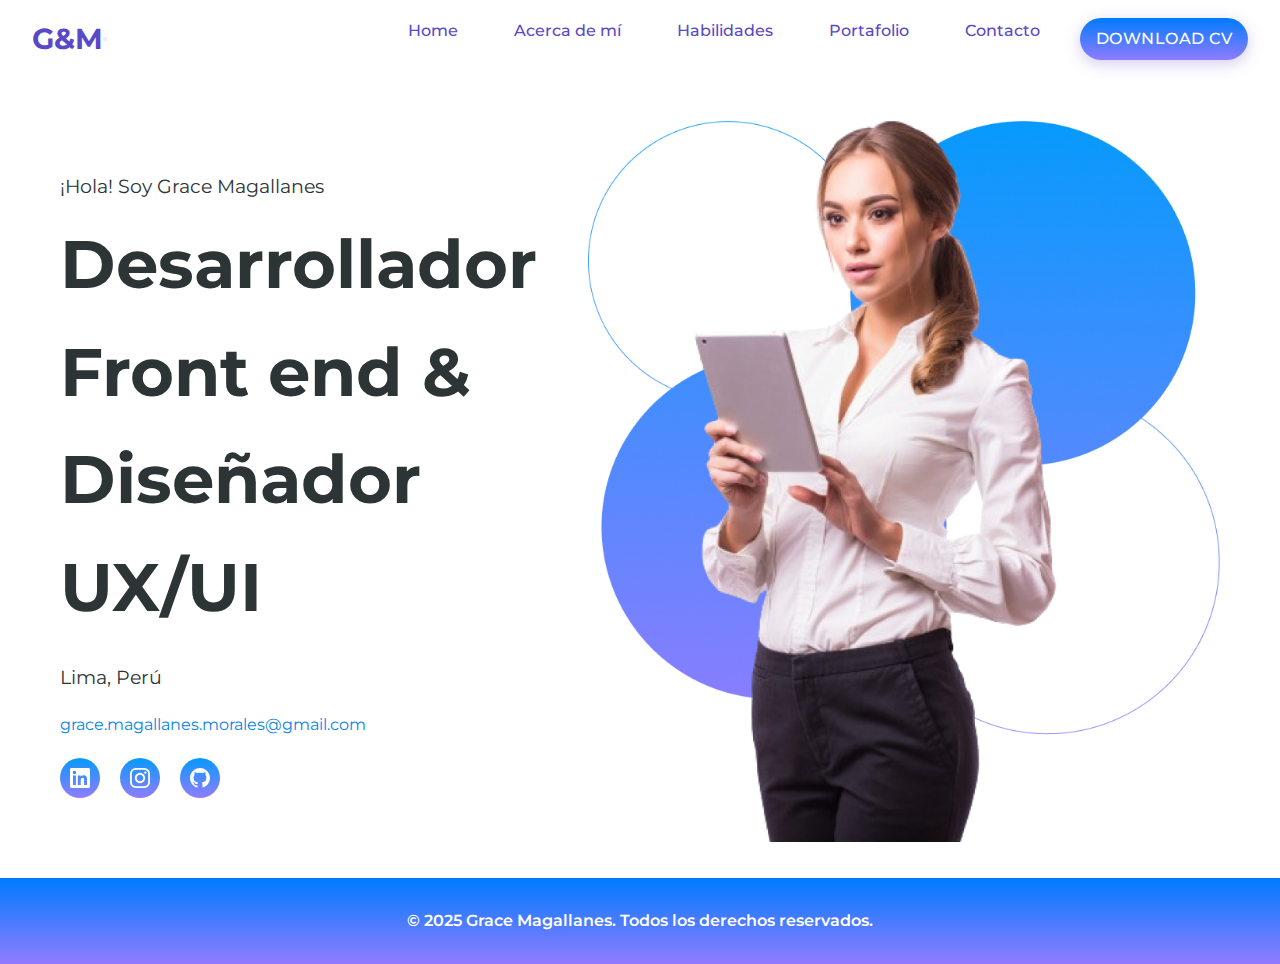
<file: index.html>
<!DOCTYPE html>
<html lang="es">
<head>
    <meta charset="UTF-8">
    <meta name="viewport" content="width=device-width, initial-scale=1.0">
    <title>Portafolio Grace Magallanes</title>
    <meta name="description" content="Portafolio profesional de Grace Magallanes">
    <meta name="keywords" content="Frontend, UX/UI, Diseño Web">
    <link rel="stylesheet" href="CSS/style.css">
    <link rel="preconnect" href="https://fonts.googleapis.com">
<link rel="preconnect" href="https://fonts.gstatic.com" crossorigin>
<link href="https://fonts.googleapis.com/css2?family=Montserrat:ital,wght@0,100..900;1,100..900&display=swap" rel="stylesheet">
</head>
<body>
    <!-- Header con Navbar -->
    <header>
        <nav class="navbar">
            <button class="hamburger-btn" aria-label="Menú">
                <span class="hamburger-icon"></span>
            </button>
            <div class="logo">G&M</div>
            <ul class="menu">
                <li><a href="#" class="active">Home</a></li>
                <li><a href="PAGES/Acercademi.html">Acerca de mí</a></li>
                <li><a href="PAGES/habilidades.html">Habilidades</a></li>
                <li><a href="PAGES/portafolio.html">Portafolio</a></li>
                <li><a href="PAGES/contacto.html">Contacto</a></li>
                <li><a href="" class="btn-cv">Download CV</a></li>
            </ul>
        </nav>
    </header>

    <!-- Sección Hero -->
    <section class="hero">
        <div class="hero-text">
            <p>¡Hola! Soy Grace Magallanes</p>
            <h1>Desarrollador Front end & Diseñador UX/UI</h1>
            <p>Lima, Perú</p>
            <a href="mailto:grace.magallanes.morales@gmail.com" class="contact-info">grace.magallanes.morales@gmail.com</a>
            
            <div class="social-icons">
                <a href="https://www.linkedin.com/in/grace-magallanes-morales-27a620215/" target="_blank"><img src="ICONS/Linkedin.svg" alt="LinkedIn"></a>
                <a href="#"><img src="ICONS/Instagram.svg" alt="Instagram" target="_blank"></a>
                <a href="#"><img src="ICONS/Github.svg" alt="Github" target="_blank"></a>
            </div>
        </div>
        
        <div class="hero-image">
            <img src="IMAGENES/figuraReferencial.png" alt="Grace Magallanes">
        </div> 
    </section>

    <!-- Footer -->
    <footer>
        <p>© 2025 Grace Magallanes. Todos los derechos reservados.</p>
    </footer>

    <script>
        document.addEventListener('DOMContentLoaded', function() {
            const hamburgerBtn = document.querySelector('.hamburger-btn');
            const menu = document.querySelector('.menu');

            hamburgerBtn.addEventListener('click', function() {
                this.classList.toggle('active');
                menu.classList.toggle('active');
            });
        });
    </script>
</body>
</html>
</file>
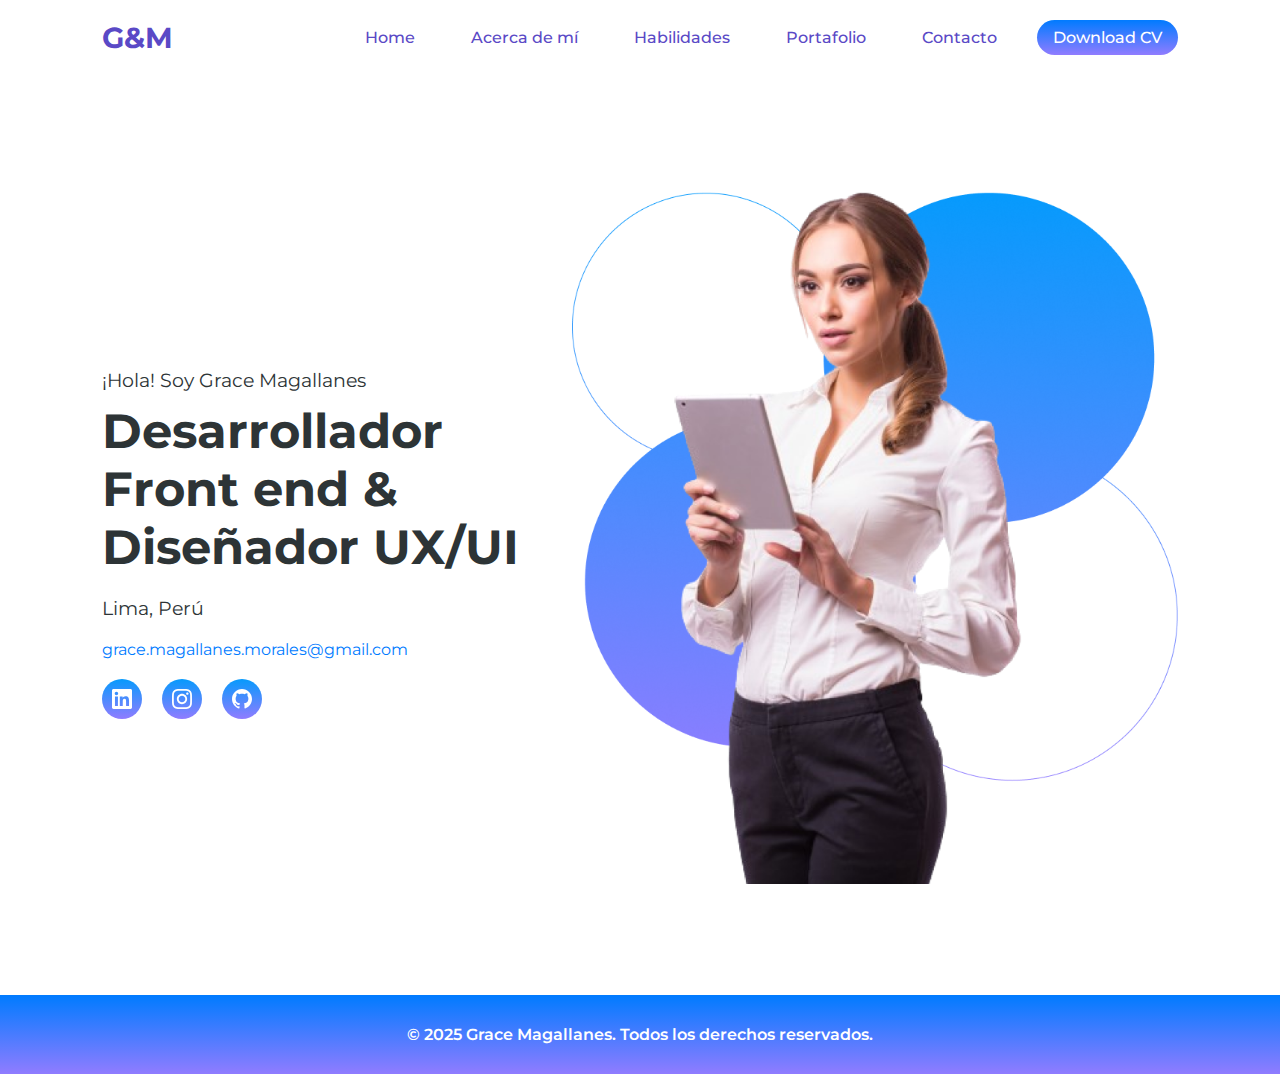
<file: PROYECTO FINAL/index.html>
<!DOCTYPE html>
<html lang="es">
<head>
    <meta charset="UTF-8">
    <meta name="viewport" content="width=device-width, initial-scale=1.0">
    <title>Portafolio Grace Magallanes</title>
    <meta name="description" content="Portafolio profesional de Grace Magallanes">
    <meta name="keywords" content="Frontend, UX/UI, Diseño Web">
    <link rel="stylesheet" href="CSS/style.css">
    <link rel="preconnect" href="https://fonts.googleapis.com">
<link rel="preconnect" href="https://fonts.gstatic.com" crossorigin>
<link href="https://fonts.googleapis.com/css2?family=Montserrat:ital,wght@0,100..900;1,100..900&display=swap" rel="stylesheet">
</head>
<body>
    <!-- Header con Navbar -->
    <header>
        <nav class="navbar">
            <button class="hamburger-btn" aria-label="Menú">
                <span class="hamburger-icon"></span>
            </button>
            <div class="logo">G&M</div>
            <ul class="menu">
                <li><a href="#" class="active">Home</a></li>
                <li><a href="PAGES/Acercademi.html">Acerca de mí</a></li>
                <li><a href="PAGES/habilidades.html">Habilidades</a></li>
                <li><a href="PAGES/portafolio.html">Portafolio</a></li>
                <li><a href="PAGES/contacto.html">Contacto</a></li>
                <li><a href="" class="btn-cv">Download CV</a></li>
            </ul>
        </nav>
    </header>

    <!-- Sección Hero -->
    <section class="hero">
        <div class="hero-text">
            <p>¡Hola! Soy Grace Magallanes</p>
            <h1>Desarrollador Front end & Diseñador UX/UI</h1>
            <p>Lima, Perú</p>
            <a href="mailto:grace.magallanes.morales@gmail.com" class="contact-info">grace.magallanes.morales@gmail.com</a>
            
            <div class="social-icons">
                <a href="https://www.linkedin.com/in/grace-magallanes-morales-27a620215/" target="_blank"><img src="ICONS/Linkedin.svg" alt="LinkedIn"></a>
                <a href="#"><img src="ICONS/Instagram.svg" alt="Instagram" target="_blank"></a>
                <a href="#"><img src="ICONS/Github.svg" alt="Github" target="_blank"></a>
            </div>
        </div>
        
        <div class="hero-image">
            <img src="IMAGENES/figuraReferencial.png" alt="Grace Magallanes">
        </div> 
    </section>

    <!-- Footer -->
    <footer>
        <p>© 2025 Grace Magallanes. Todos los derechos reservados.</p>
    </footer>

    <script>
        document.addEventListener('DOMContentLoaded', function() {
            const hamburgerBtn = document.querySelector('.hamburger-btn');
            const menu = document.querySelector('.menu');

            hamburgerBtn.addEventListener('click', function() {
                this.classList.toggle('active');
                menu.classList.toggle('active');
            });
        });
    </script>
</body>
</html>
</file>
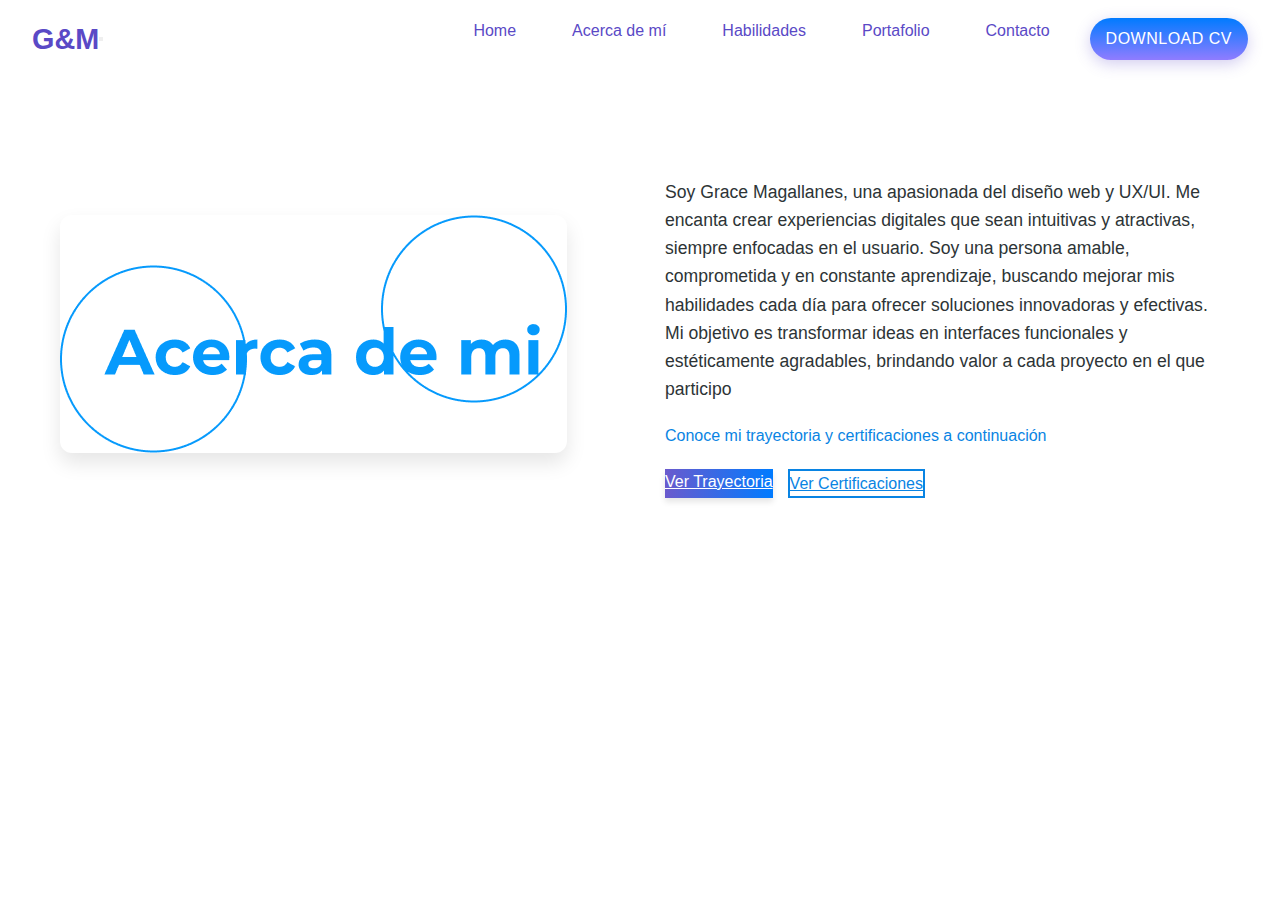
<file: PAGES/Acercademi.html>
<!DOCTYPE html>
<html lang="es">
<head>
    <meta charset="UTF-8">
    <meta name="viewport" content="width=device-width, initial-scale=1.0">
    <title>Portafolio Grace Magallanes</title>
    <meta name="description" content="Portafolio profesional">
    <meta name="keywords" content="HTML, CSS, JavaScript">
    <link rel="stylesheet" href="../CSS/style.css">
</head>
<body>
    <!--Estructura n°1-->
    <header>
        <nav class="navbar">
            <button class="hamburger-btn" aria-label="Menú">
                <span class="hamburger-icon"></span>
            </button>
            <div class="logo">G&M</div>
            <ul class="menu">
                <li><a href="../index.html" class="active">Home</a></li>
                <li><a href="Acercademi.html">Acerca de mí</a></li>
                <li><a href="habilidades.html">Habilidades</a></li>
                <li><a href="portafolio.html">Portafolio</a></li>
                <li><a href="contacto.html">Contacto</a></li>
                <li><a href="" class="btn-cv">Download CV</a></li>
            </ul>
        </nav>
    </header>

    <!--Estructura n°2-->
    <section class="about">
        <div class="about-image">
            <img src="../IMAGENES/about.png" alt="Acerca de mí">
        </div>

        <div class="about-text">
            <p>
                Soy Grace Magallanes, una apasionada del diseño web y UX/UI. Me encanta crear experiencias digitales que sean intuitivas y atractivas, siempre enfocadas en el usuario. Soy una persona amable, comprometida y en constante aprendizaje, buscando mejorar mis habilidades cada día para ofrecer soluciones innovadoras y efectivas. Mi objetivo es transformar ideas en interfaces funcionales y estéticamente agradables, brindando valor a cada proyecto en el que participo
            </p>

            <a href="#" class="about-link">Conoce mi trayectoria y certificaciones a continuación</a>

            <div class="about-buttons">
                <a href="#" class="btn-primary">Ver Trayectoria</a>
                <a href="#" class="btn-secondary">Ver Certificaciones</a>
            </div>
        </div>
    </section>
    <script>
        document.addEventListener('DOMContentLoaded', function() {
            const hamburgerBtn = document.querySelector('.hamburger-btn');
            const menu = document.querySelector('.menu');

            hamburgerBtn.addEventListener('click', function() {
                this.classList.toggle('active');
                menu.classList.toggle('active');
            });
        });
    </script>
</body>
</html>
</file>
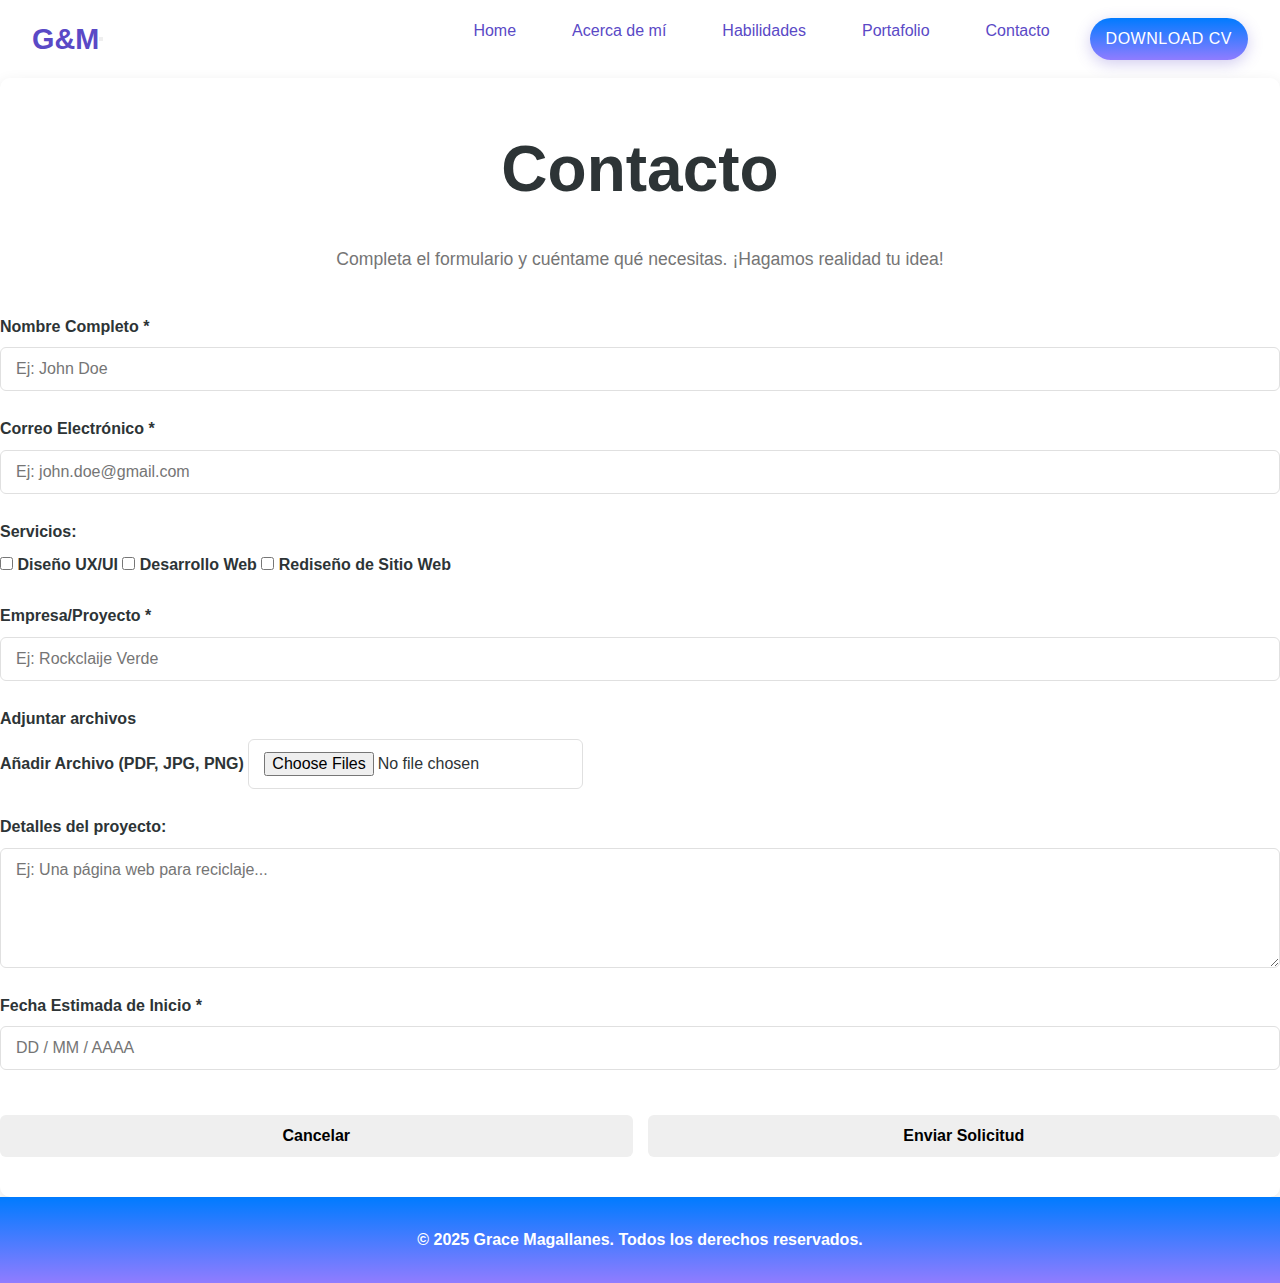
<file: PAGES/contacto.html>
<!DOCTYPE html>
<html lang="es">
<head>
    <meta charset="UTF-8">
    <meta name="viewport" content="width=device-width, initial-scale=1.0">
    <title>Portafolio Grace Magallanes</title>
    <meta name="description" content="Portafolio profesional">
    <meta name="keywords" content="HTML, CSS, JavaScript">
    <link rel="stylesheet" href="../CSS/style.css">
</head>
<body>
    <!--Estructura n°1-->
    <header>
        <nav class="navbar">
            <button class="hamburger-btn" aria-label="Menú">
                <span class="hamburger-icon"></span>
            </button>
            <div class="logo">G&M</div>
            <ul class="menu">
                <li><a href="../index.html" class="active">Home</a></li>
                <li><a href="Acercademi.html">Acerca de mí</a></li>
                <li><a href="habilidades.html">Habilidades</a></li>
                <li><a href="portafolio.html">Portafolio</a></li>
                <li><a href="contacto.html">Contacto</a></li>
                <li><a href="" class="btn-cv">Download CV</a></li>
            </ul>
        </nav>
    </header>
    <!--Estructura n°2-->
    <section class="contact-section">
        <div class="container1">
            <h1 class="por">Contacto</h1>
            <p class="section-subtitle">Completa el formulario y cuéntame qué necesitas. ¡Hagamos realidad tu idea!</p>
            
            <form class="contact-form">
                <!-- Campo Nombre -->
                <div class="form-group">
                    <label for="name">Nombre Completo <span class="required">*</span></label>
                    <input type="text" id="name" placeholder="Ej: John Doe" required>
                </div>
                
                <!-- Campo Email -->
                <div class="form-group">
                    <label for="email">Correo Electrónico <span class="required">*</span></label>
                    <input type="email" id="email" placeholder="Ej: john.doe@gmail.com" required>
                </div>
                
                <!-- Checkbox Servicios -->
                <div class="form-group">
                    <label>Servicios:</label>
                    <div class="checkbox-group">
                        <label class="checkbox-label">
                            <input type="checkbox" name="services" value="ux-ui">
                            <span class="checkmark"></span>
                            Diseño UX/UI
                        </label>
                        <label class="checkbox-label">
                            <input type="checkbox" name="services" value="web-dev">
                            <span class="checkmark"></span>
                            Desarrollo Web
                        </label>
                        <label class="checkbox-label">
                            <input type="checkbox" name="services" value="redesign">
                            <span class="checkmark"></span>
                            Rediseño de Sitio Web
                        </label>
                    </div>
                </div>
                
                <!-- Campo Empresa -->
                <div class="form-group">
                    <label for="company">Empresa/Proyecto <span class="required">*</span></label>
                    <input type="text" id="company" placeholder="Ej: Rockclaije Verde">
                </div>
                
                <!-- Adjuntar archivos -->
                <div class="form-group file-upload">
                    <label>Adjuntar archivos</label>
                    <label for="file" class="file-input-label">
                        <i class="fas fa-paperclip"></i> Añadir Archivo (PDF, JPG, PNG)
                        <input type="file" id="file" accept=".pdf,.jpg,.png" multiple>
                    </label>
                </div>
                
                <!-- Campo Detalles -->
                <div class="form-group">
                    <label for="details">Detalles del proyecto:</label>
                    <textarea id="details" placeholder="Ej: Una página web para reciclaje..."></textarea>
                </div>
                
                <!-- Campo Fecha -->
                <div class="form-group">
                    <label for="date">Fecha Estimada de Inicio <span class="required">*</span></label>
                    <input type="text" id="date" placeholder="DD / MM / AAAA" onfocus="(this.type='date')">
                </div>
                
                <!-- Botones -->
                <div class="form-buttons">
                    <button type="button" class="btn cancel-btn">Cancelar</button>
                    <button type="submit" class="btn submit-btn">Enviar Solicitud</button>
                </div>
            </form>
        </div>
    </section>
    <footer>
        <p>© 2025 Grace Magallanes. Todos los derechos reservados.</p>
    </footer>
    <script>
        document.addEventListener('DOMContentLoaded', function() {
            const hamburgerBtn = document.querySelector('.hamburger-btn');
            const menu = document.querySelector('.menu');

            hamburgerBtn.addEventListener('click', function() {
                this.classList.toggle('active');
                menu.classList.toggle('active');
            });
        });
    </script>
</body>
</html>
</file>
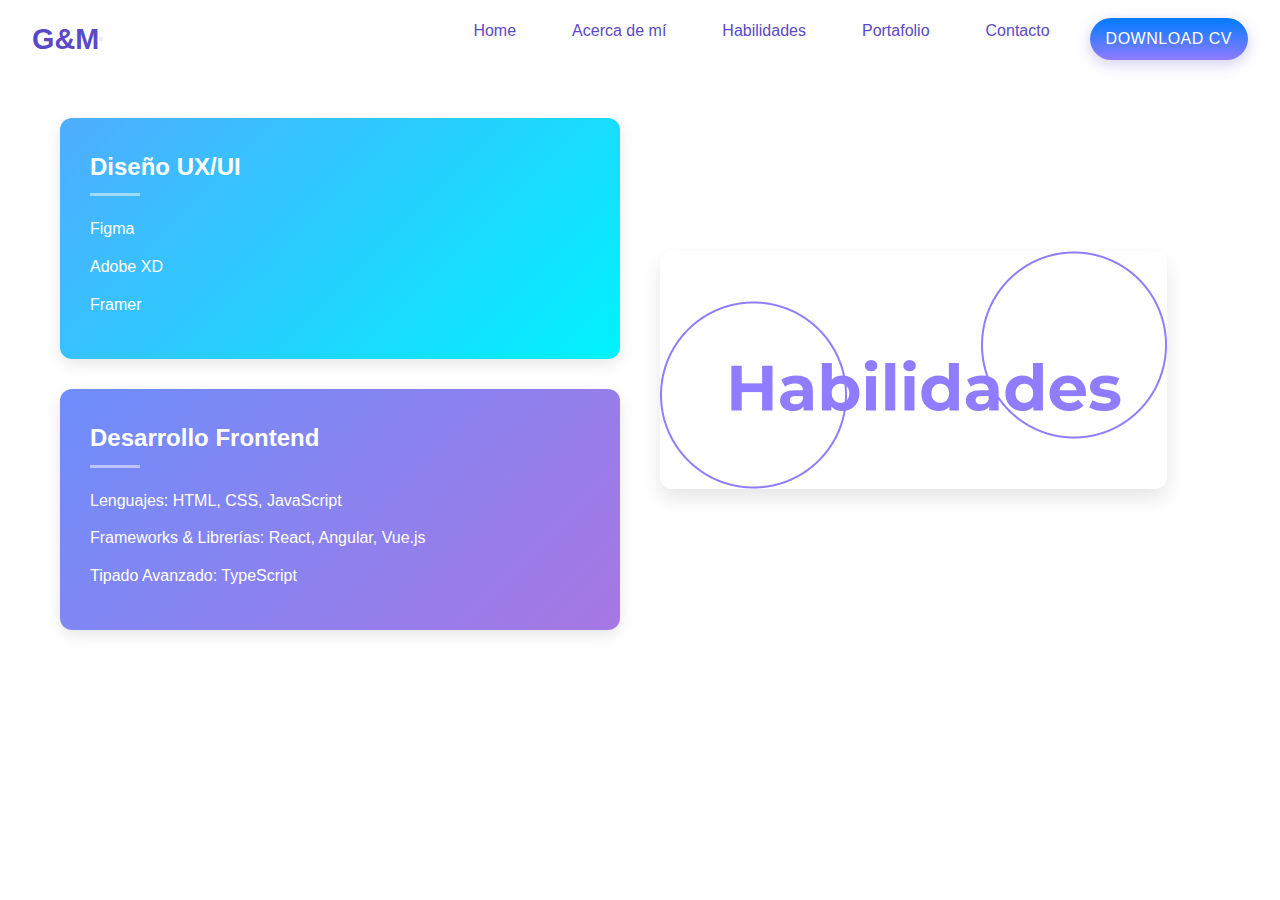
<file: PAGES/habilidades.html>
<!DOCTYPE html>
<html lang="es">
<head>
    <meta charset="UTF-8">
    <meta name="viewport" content="width=device-width, initial-scale=1.0">
    <title>Portafolio Grace Magallanes</title>
    <meta name="description" content="Portafolio profesional">
    <meta name="keywords" content="HTML, CSS, JavaScript">
    <link rel="stylesheet" href="../CSS/style.css">
</head>
<body>
    <!--Estructura n°1-->
    <header>
        <nav class="navbar">
            <button class="hamburger-btn" aria-label="Menú">
                <span class="hamburger-icon"></span>
            </button>
            <div class="logo">G&M</div>
            <ul class="menu">
                <li><a href="../index.html" class="active">Home</a></li>
                <li><a href="Acercademi.html">Acerca de mí</a></li>
                <li><a href="habilidades.html">Habilidades</a></li>
                <li><a href="portafolio.html">Portafolio</a></li>
                <li><a href="contacto.html">Contacto</a></li>
                <li><a href="" class="btn-cv">Download CV</a></li>
            </ul>
        </nav>
    </header>
    <!--Estructura n°2-->
    <section class="skills">
        <div class="skills-content">
            <div class="skill-box ux-ui">
                <h3>Diseño UX/UI</h3>
                <p>Figma</p>
                <p>Adobe XD</p>
                <p>Framer</p>
            </div>
            <div class="skill-box frontend">
                <h3>Desarrollo Frontend</h3>
                <p>Lenguajes: HTML, CSS, JavaScript</p>
                <p>Frameworks & Librerías: React, Angular, Vue.js</p>
                <p>Tipado Avanzado: TypeScript</p>
            </div>
        </div>
        <div class="skills-title">
            <div class="about-image">
                <img src="../IMAGENES/habilidades.png" alt="Acerca de mí">
            </div>
        </div>
    </section>
    <script>
        document.addEventListener('DOMContentLoaded', function() {
            const hamburgerBtn = document.querySelector('.hamburger-btn');
            const menu = document.querySelector('.menu');

            hamburgerBtn.addEventListener('click', function() {
                this.classList.toggle('active');
                menu.classList.toggle('active');
            });
        });
    </script>
</body>
</html>
</file>
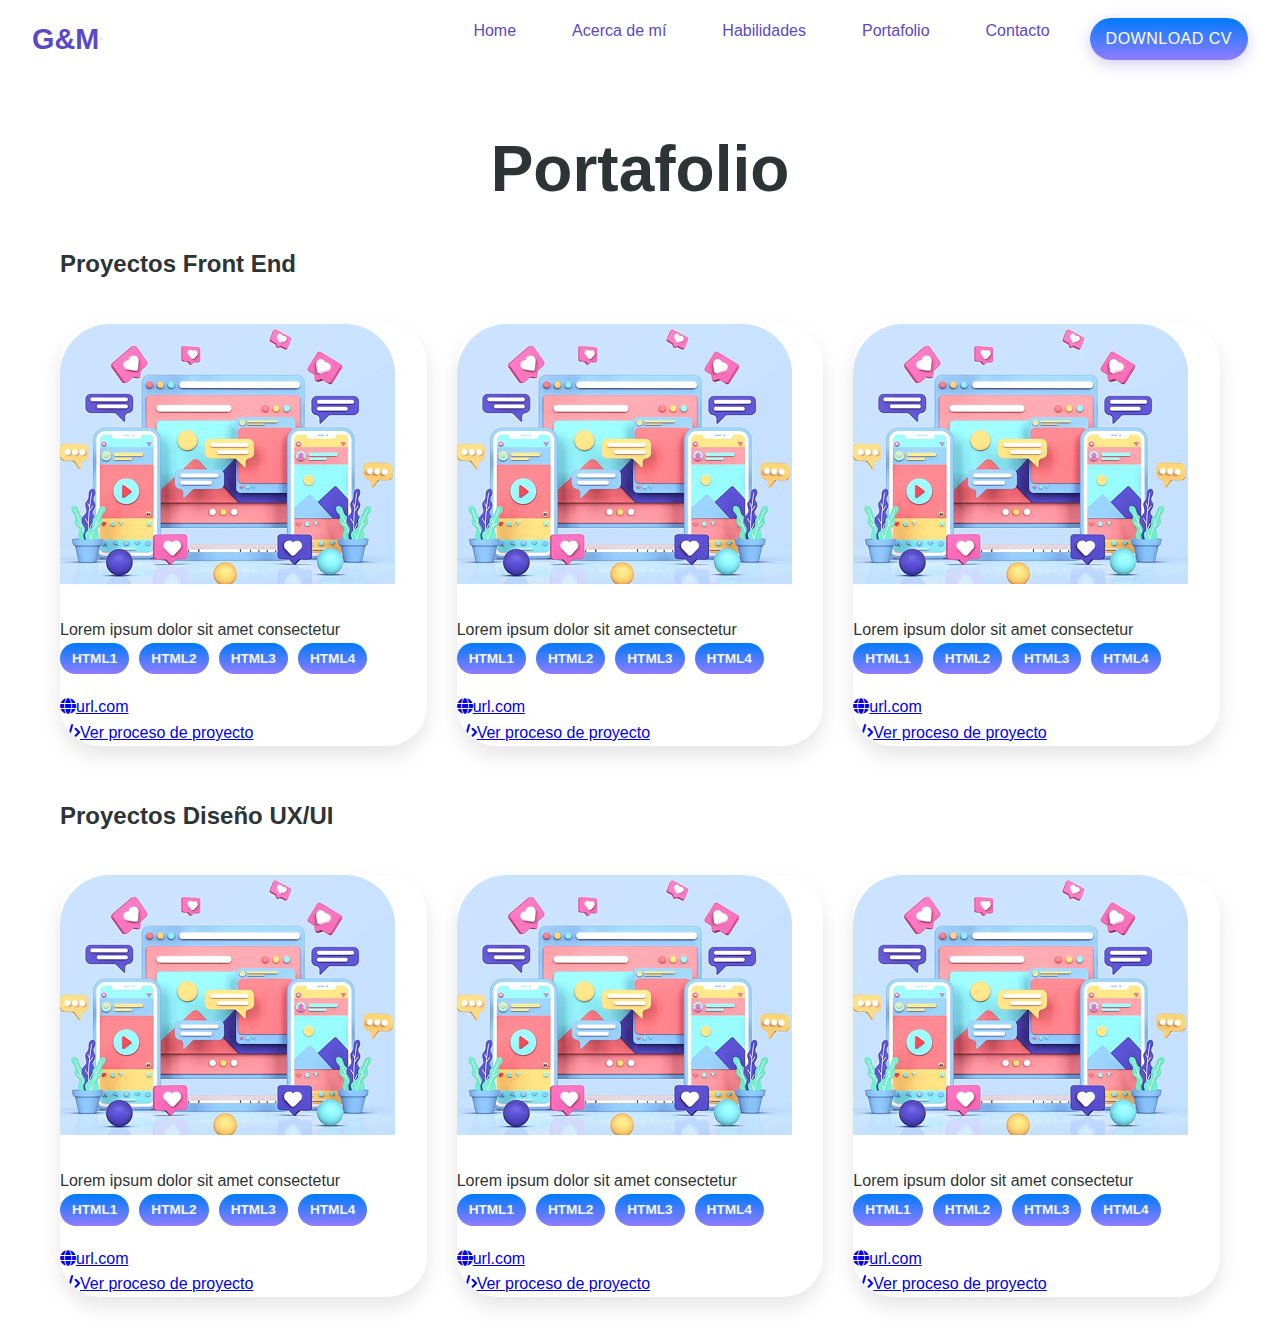
<file: PAGES/portafolio.html>
<!DOCTYPE html>
<html lang="es">
<head>
    <meta charset="UTF-8">
    <meta name="viewport" content="width=device-width, initial-scale=1.0">
    <title>Portafolio Grace Magallanes</title>
    <meta name="description" content="Portafolio profesional">
    <meta name="keywords" content="HTML, CSS, JavaScript">
    <link rel="stylesheet" href="../CSS/style.css">
    <link rel="stylesheet" href="https://cdnjs.cloudflare.com/ajax/libs/font-awesome/6.0.0-beta3/css/all.min.css">
</head>
<body>
    <!--Estructura n°1-->
    <header>
        <nav class="navbar">
            <button class="hamburger-btn" aria-label="Menú">
                <span class="hamburger-icon"></span>
            </button>
            <div class="logo">G&M</div>
            <ul class="menu">
                <li><a href="../index.html" class="active">Home</a></li>
                <li><a href="Acercademi.html">Acerca de mí</a></li>
                <li><a href="habilidades.html">Habilidades</a></li>
                <li><a href="portafolio.html">Portafolio</a></li>
                <li><a href="contacto.html">Contacto</a></li>
                <li><a href="" class="btn-cv">Download CV</a></li>
            </ul>
        </nav>
    </header>
    <!--Estructura n°2-->
    <section class="portfolio">
        <div class="container">
            <h1 class="por">Portafolio</h1>
            <h2 class="proyectFr">Proyectos Front End</h2>
            <div class="projects-grid">
                <!-- Proyecto 1 -->
                <div class="project-card">
                    <div class="project-content">
                        <img src="../IMAGENES/Rectangle 4.png" alt="">
                        <br>
                        <br>
                        <p class="project-description">Lorem ipsum dolor sit amet consectetur</p>
                        <div class="tech-tags">
                            <span>HTML1</span>
                            <span>HTML2</span>
                            <span>HTML3</span>
                            <span>HTML4</span>
                        </div>
                        <div class="project-links">
                            <div class="url">
                                <a href="#" target="_blank"><i class="fas fa-globe"></i>url.com</a>
                            </div>
                            <div class="ver">
                                <a href="#" target="_blank"><i class="fas fa-code"></i>Ver proceso de proyecto</a>
                            </div>
                        </div>
                    </div>
                </div>
                <div class="project-card">
                    <div class="project-content">
                        <img src="../IMAGENES/Rectangle 4.png" alt="">
                        <br>
                        <br>
                        <p class="project-description">Lorem ipsum dolor sit amet consectetur</p>
                        <div class="tech-tags">
                            <span>HTML1</span>
                            <span>HTML2</span>
                            <span>HTML3</span>
                            <span>HTML4</span>
                        </div>
                        <div class="project-links">
                            <div class="url">
                                <a href="#" target="_blank"><i class="fas fa-globe"></i>url.com</a>
                            </div>
                            <div class="ver">
                                <a href="#" target="_blank"><i class="fas fa-code"></i>Ver proceso de proyecto</a>
                            </div>
                        </div>
                    </div>
                </div>
                <div class="project-card">
                    <div class="project-content">
                        <img src="../IMAGENES/Rectangle 4.png" alt="">
                        <br>
                        <br>
                        <p class="project-description">Lorem ipsum dolor sit amet consectetur</p>
                        <div class="tech-tags">
                            <span>HTML1</span>
                            <span>HTML2</span>
                            <span>HTML3</span>
                            <span>HTML4</span>
                        </div>
                        <div class="project-links">
                            <div class="url">
                                <a href="#" target="_blank"><i class="fas fa-globe"></i>url.com</a>
                            </div>
                            <div class="ver">
                                <a href="#" target="_blank"><i class="fas fa-code"></i>Ver proceso de proyecto</a>
                            </div>
                        </div>
                    </div>
                </div>
                
            </div>
            <br>
            <br>
            <h2 class="proyectFr">Proyectos Diseño UX/UI</h2>
            <div class="projects-grid">
                <!-- Proyecto 1 -->
                <div class="project-card">
                    <div class="project-content">
                        <img src="../IMAGENES/Rectangle 4.png" alt="">
                        <br>
                        <br>
                        <p class="project-description">Lorem ipsum dolor sit amet consectetur</p>
                        <div class="tech-tags">
                            <span>HTML1</span>
                            <span>HTML2</span>
                            <span>HTML3</span>
                            <span>HTML4</span>
                        </div>
                        <div class="project-links">
                            <div class="url">
                                <a href="#" target="_blank"><i class="fas fa-globe"></i>url.com</a>
                            </div>
                            <div class="ver">
                                <a href="#" target="_blank"><i class="fas fa-code"></i>Ver proceso de proyecto</a>
                            </div>
                        </div>
                    </div>
                </div>
                <div class="project-card">
                    <div class="project-content">
                        <img src="../IMAGENES/Rectangle 4.png" alt="">
                        <br>
                        <br>
                        <p class="project-description">Lorem ipsum dolor sit amet consectetur</p>
                        <div class="tech-tags">
                            <span>HTML1</span>
                            <span>HTML2</span>
                            <span>HTML3</span>
                            <span>HTML4</span>
                        </div>
                        <div class="project-links">
                            <div class="url">
                                <a href="#" target="_blank"><i class="fas fa-globe"></i>url.com</a>
                            </div>
                            <div class="ver">
                                <a href="#" target="_blank"><i class="fas fa-code"></i>Ver proceso de proyecto</a>
                            </div>
                        </div>
                    </div>
                </div>
                <div class="project-card">
                    <div class="project-content">
                        <img src="../IMAGENES/Rectangle 4.png" alt="">
                        <br>
                        <br>
                        <p class="project-description">Lorem ipsum dolor sit amet consectetur</p>
                        <div class="tech-tags">
                            <span>HTML1</span>
                            <span>HTML2</span>
                            <span>HTML3</span>
                            <span>HTML4</span>
                        </div>
                        <div class="project-links">
                            <div class="url">
                                <a href="#" target="_blank"><i class="fas fa-globe"></i>url.com</a>
                            </div>
                            <div class="ver">
                                <a href="#" target="_blank"><i class="fas fa-code"></i>Ver proceso de proyecto</a>
                            </div>
                        </div>
                    </div>
                </div>
                
            </div>
        </div>
    </section>
    <script>
        document.addEventListener('DOMContentLoaded', function() {
            const hamburgerBtn = document.querySelector('.hamburger-btn');
            const menu = document.querySelector('.menu');

            hamburgerBtn.addEventListener('click', function() {
                this.classList.toggle('active');
                menu.classList.toggle('active');
            });
        });
    </script>
</body>
</html>
</file>
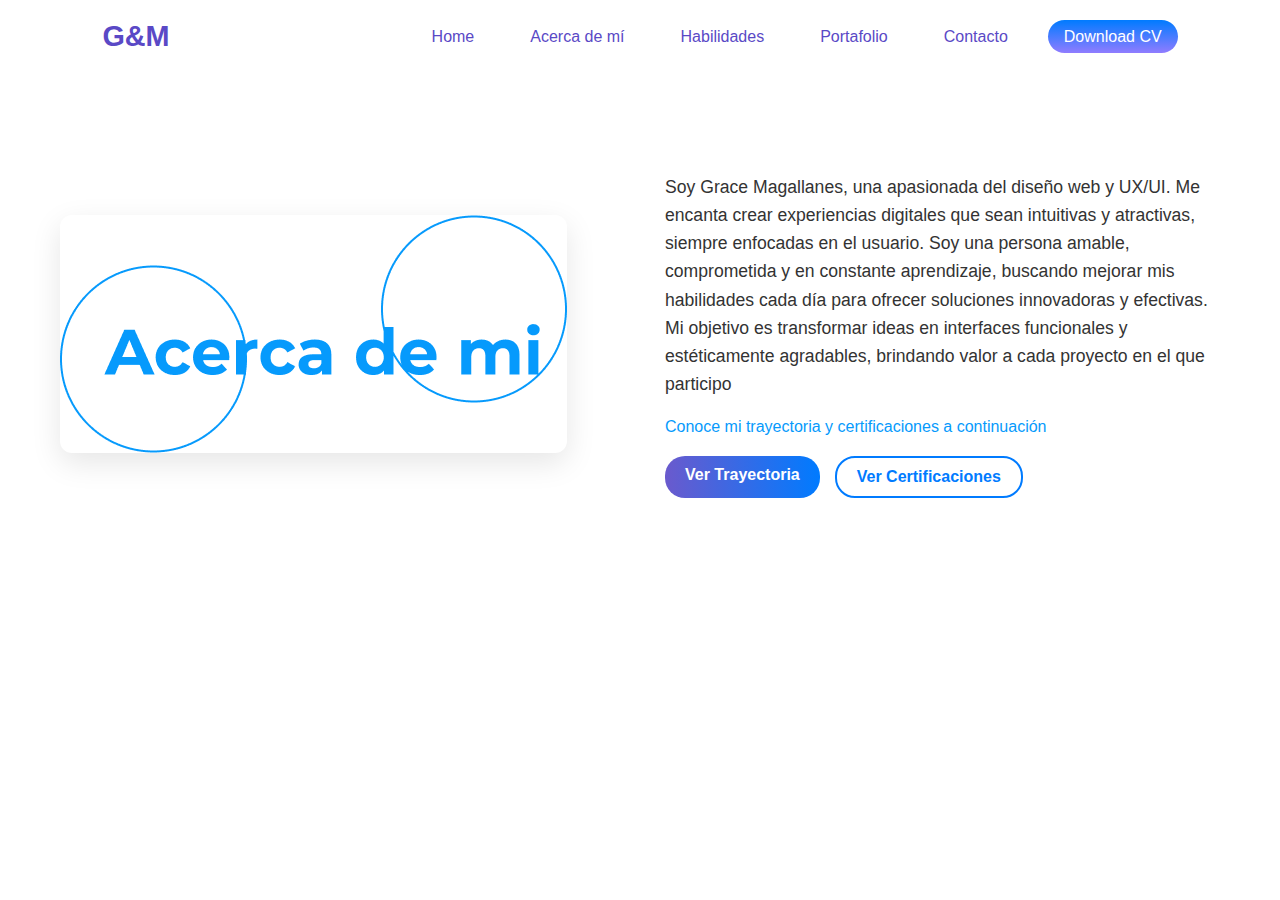
<file: PROYECTO FINAL/PAGES/Acercademi.html>
<!DOCTYPE html>
<html lang="es">
<head>
    <meta charset="UTF-8">
    <meta name="viewport" content="width=device-width, initial-scale=1.0">
    <title>Portafolio Grace Magallanes</title>
    <meta name="description" content="Portafolio profesional">
    <meta name="keywords" content="HTML, CSS, JavaScript">
    <link rel="stylesheet" href="../CSS/style.css">
</head>
<body>
    <!--Estructura n°1-->
    <header>
        <nav class="navbar">
            <button class="hamburger-btn" aria-label="Menú">
                <span class="hamburger-icon"></span>
            </button>
            <div class="logo">G&M</div>
            <ul class="menu">
                <li><a href="../index.html" class="active">Home</a></li>
                <li><a href="Acercademi.html">Acerca de mí</a></li>
                <li><a href="habilidades.html">Habilidades</a></li>
                <li><a href="portafolio.html">Portafolio</a></li>
                <li><a href="contacto.html">Contacto</a></li>
                <li><a href="" class="btn-cv">Download CV</a></li>
            </ul>
        </nav>
    </header>

    <!--Estructura n°2-->
    <section class="about">
        <div class="about-image">
            <img src="../IMAGENES/about.png" alt="Acerca de mí">
        </div>

        <div class="about-text">
            <p>
                Soy Grace Magallanes, una apasionada del diseño web y UX/UI. Me encanta crear experiencias digitales que sean intuitivas y atractivas, siempre enfocadas en el usuario. Soy una persona amable, comprometida y en constante aprendizaje, buscando mejorar mis habilidades cada día para ofrecer soluciones innovadoras y efectivas. Mi objetivo es transformar ideas en interfaces funcionales y estéticamente agradables, brindando valor a cada proyecto en el que participo
            </p>

            <a href="#" class="about-link">Conoce mi trayectoria y certificaciones a continuación</a>

            <div class="about-buttons">
                <a href="#" class="btn-primary">Ver Trayectoria</a>
                <a href="#" class="btn-secondary">Ver Certificaciones</a>
            </div>
        </div>
    </section>
    <script>
        document.addEventListener('DOMContentLoaded', function() {
            const hamburgerBtn = document.querySelector('.hamburger-btn');
            const menu = document.querySelector('.menu');

            hamburgerBtn.addEventListener('click', function() {
                this.classList.toggle('active');
                menu.classList.toggle('active');
            });
        });
    </script>
</body>
</html>
</file>
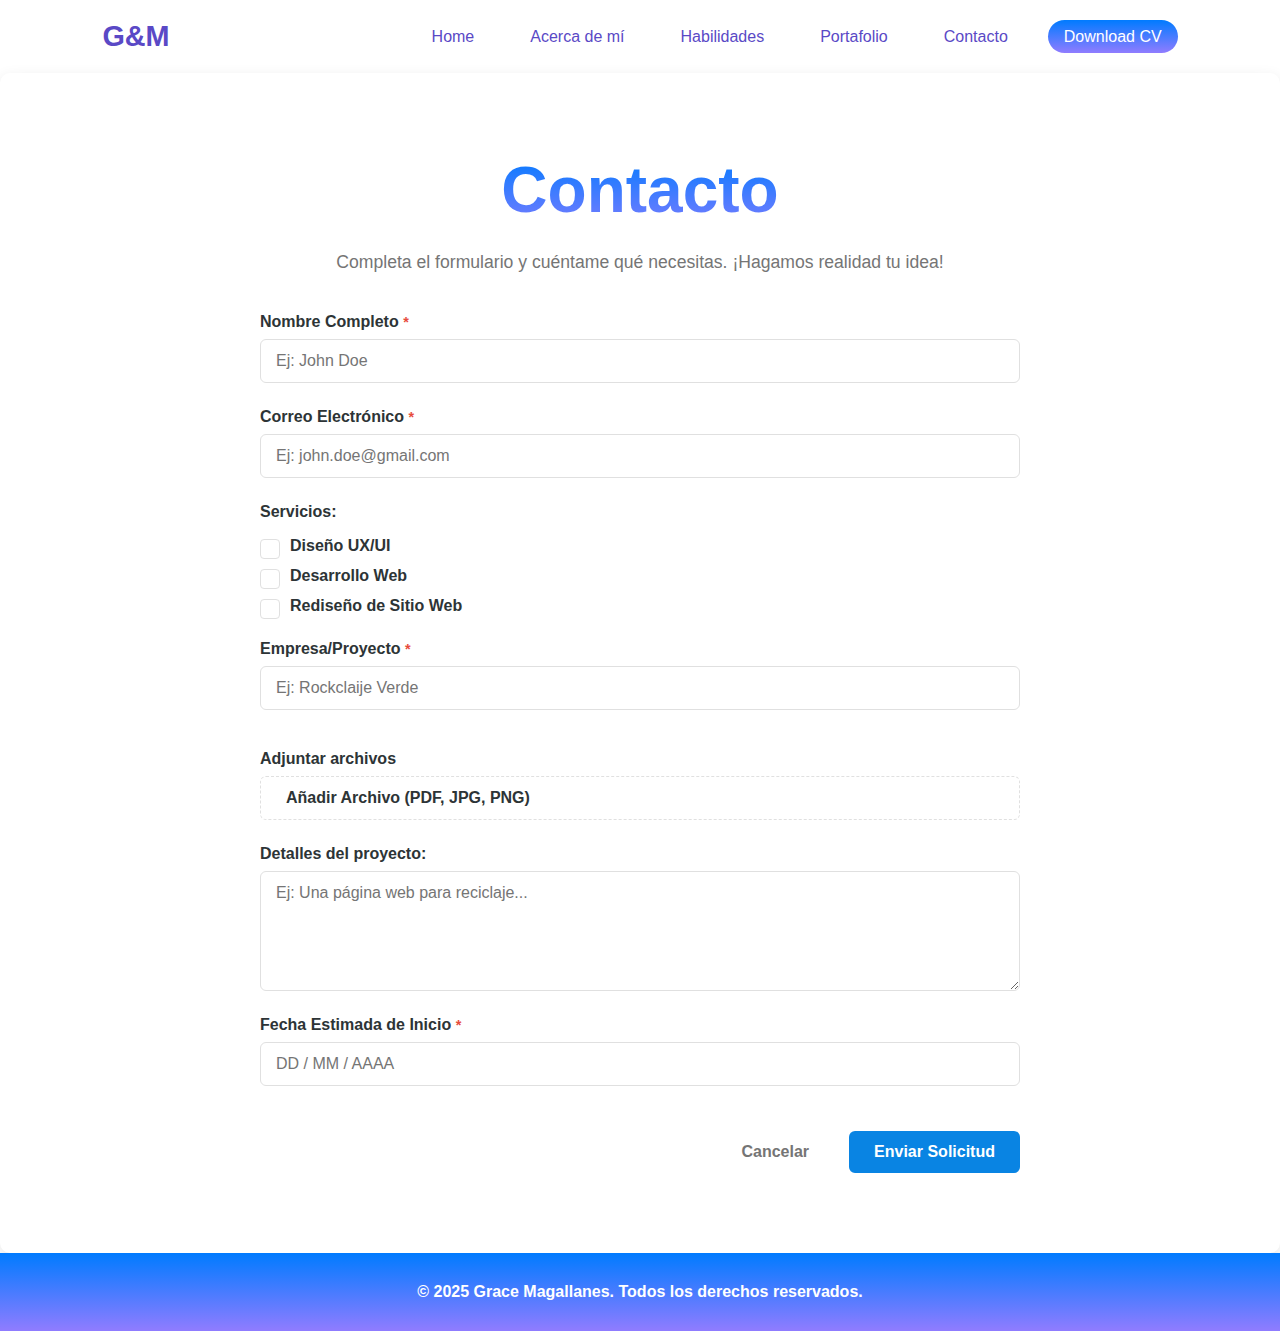
<file: PROYECTO FINAL/PAGES/contacto.html>
<!DOCTYPE html>
<html lang="es">
<head>
    <meta charset="UTF-8">
    <meta name="viewport" content="width=device-width, initial-scale=1.0">
    <title>Portafolio Grace Magallanes</title>
    <meta name="description" content="Portafolio profesional">
    <meta name="keywords" content="HTML, CSS, JavaScript">
    <link rel="stylesheet" href="../CSS/style.css">
</head>
<body>
    <!--Estructura n°1-->
    <header>
        <nav class="navbar">
            <button class="hamburger-btn" aria-label="Menú">
                <span class="hamburger-icon"></span>
            </button>
            <div class="logo">G&M</div>
            <ul class="menu">
                <li><a href="../index.html" class="active">Home</a></li>
                <li><a href="Acercademi.html">Acerca de mí</a></li>
                <li><a href="habilidades.html">Habilidades</a></li>
                <li><a href="portafolio.html">Portafolio</a></li>
                <li><a href="contacto.html">Contacto</a></li>
                <li><a href="" class="btn-cv">Download CV</a></li>
            </ul>
        </nav>
    </header>
    <!--Estructura n°2-->
    <section class="contact-section">
        <div class="container1">
            <h1 class="por">Contacto</h1>
            <p class="section-subtitle">Completa el formulario y cuéntame qué necesitas. ¡Hagamos realidad tu idea!</p>
            
            <form class="contact-form">
                <!-- Campo Nombre -->
                <div class="form-group">
                    <label for="name">Nombre Completo <span class="required">*</span></label>
                    <input type="text" id="name" placeholder="Ej: John Doe" required>
                </div>
                
                <!-- Campo Email -->
                <div class="form-group">
                    <label for="email">Correo Electrónico <span class="required">*</span></label>
                    <input type="email" id="email" placeholder="Ej: john.doe@gmail.com" required>
                </div>
                
                <!-- Checkbox Servicios -->
                <div class="form-group">
                    <label>Servicios:</label>
                    <div class="checkbox-group">
                        <label class="checkbox-label">
                            <input type="checkbox" name="services" value="ux-ui">
                            <span class="checkmark"></span>
                            Diseño UX/UI
                        </label>
                        <label class="checkbox-label">
                            <input type="checkbox" name="services" value="web-dev">
                            <span class="checkmark"></span>
                            Desarrollo Web
                        </label>
                        <label class="checkbox-label">
                            <input type="checkbox" name="services" value="redesign">
                            <span class="checkmark"></span>
                            Rediseño de Sitio Web
                        </label>
                    </div>
                </div>
                
                <!-- Campo Empresa -->
                <div class="form-group">
                    <label for="company">Empresa/Proyecto <span class="required">*</span></label>
                    <input type="text" id="company" placeholder="Ej: Rockclaije Verde">
                </div>
                
                <!-- Adjuntar archivos -->
                <div class="form-group file-upload">
                    <label>Adjuntar archivos</label>
                    <label for="file" class="file-input-label">
                        <i class="fas fa-paperclip"></i> Añadir Archivo (PDF, JPG, PNG)
                        <input type="file" id="file" accept=".pdf,.jpg,.png" multiple>
                    </label>
                </div>
                
                <!-- Campo Detalles -->
                <div class="form-group">
                    <label for="details">Detalles del proyecto:</label>
                    <textarea id="details" placeholder="Ej: Una página web para reciclaje..."></textarea>
                </div>
                
                <!-- Campo Fecha -->
                <div class="form-group">
                    <label for="date">Fecha Estimada de Inicio <span class="required">*</span></label>
                    <input type="text" id="date" placeholder="DD / MM / AAAA" onfocus="(this.type='date')">
                </div>
                
                <!-- Botones -->
                <div class="form-buttons">
                    <button type="button" class="btn cancel-btn">Cancelar</button>
                    <button type="submit" class="btn submit-btn">Enviar Solicitud</button>
                </div>
            </form>
        </div>
    </section>
    <footer>
        <p>© 2025 Grace Magallanes. Todos los derechos reservados.</p>
    </footer>
    <script>
        document.addEventListener('DOMContentLoaded', function() {
            const hamburgerBtn = document.querySelector('.hamburger-btn');
            const menu = document.querySelector('.menu');

            hamburgerBtn.addEventListener('click', function() {
                this.classList.toggle('active');
                menu.classList.toggle('active');
            });
        });
    </script>
</body>
</html>
</file>
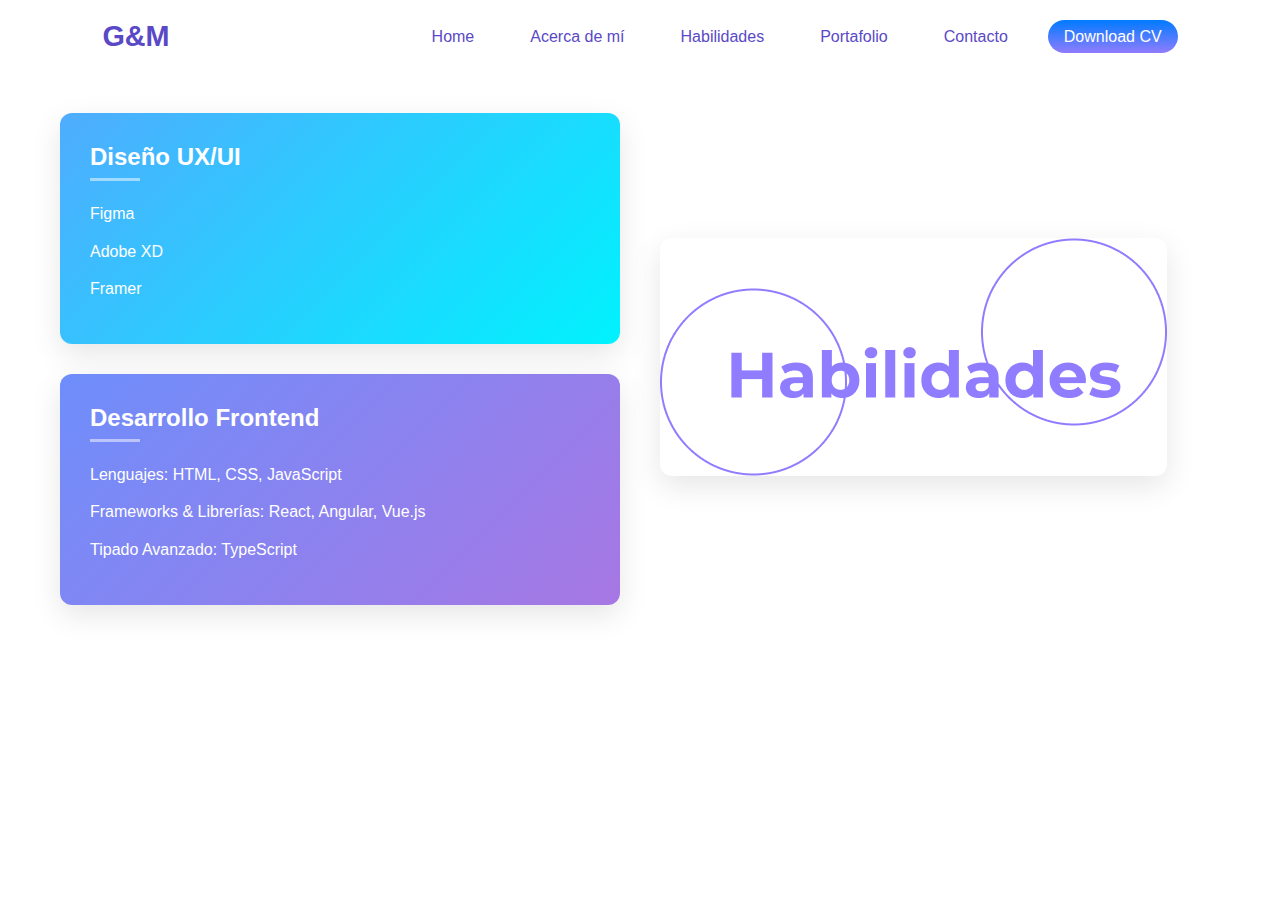
<file: PROYECTO FINAL/PAGES/habilidades.html>
<!DOCTYPE html>
<html lang="es">
<head>
    <meta charset="UTF-8">
    <meta name="viewport" content="width=device-width, initial-scale=1.0">
    <title>Portafolio Grace Magallanes</title>
    <meta name="description" content="Portafolio profesional">
    <meta name="keywords" content="HTML, CSS, JavaScript">
    <link rel="stylesheet" href="../CSS/style.css">
</head>
<body>
    <!--Estructura n°1-->
    <header>
        <nav class="navbar">
            <button class="hamburger-btn" aria-label="Menú">
                <span class="hamburger-icon"></span>
            </button>
            <div class="logo">G&M</div>
            <ul class="menu">
                <li><a href="../index.html" class="active">Home</a></li>
                <li><a href="Acercademi.html">Acerca de mí</a></li>
                <li><a href="habilidades.html">Habilidades</a></li>
                <li><a href="portafolio.html">Portafolio</a></li>
                <li><a href="contacto.html">Contacto</a></li>
                <li><a href="" class="btn-cv">Download CV</a></li>
            </ul>
        </nav>
    </header>
    <!--Estructura n°2-->
    <section class="skills">
        <div class="skills-content">
            <div class="skill-box ux-ui">
                <h3>Diseño UX/UI</h3>
                <p>Figma</p>
                <p>Adobe XD</p>
                <p>Framer</p>
            </div>
            <div class="skill-box frontend">
                <h3>Desarrollo Frontend</h3>
                <p>Lenguajes: HTML, CSS, JavaScript</p>
                <p>Frameworks & Librerías: React, Angular, Vue.js</p>
                <p>Tipado Avanzado: TypeScript</p>
            </div>
        </div>
        <div class="skills-title">
            <div class="about-image">
                <img src="../IMAGENES/habilidades.png" alt="Acerca de mí">
            </div>
        </div>
    </section>
    <script>
        document.addEventListener('DOMContentLoaded', function() {
            const hamburgerBtn = document.querySelector('.hamburger-btn');
            const menu = document.querySelector('.menu');

            hamburgerBtn.addEventListener('click', function() {
                this.classList.toggle('active');
                menu.classList.toggle('active');
            });
        });
    </script>
</body>
</html>
</file>
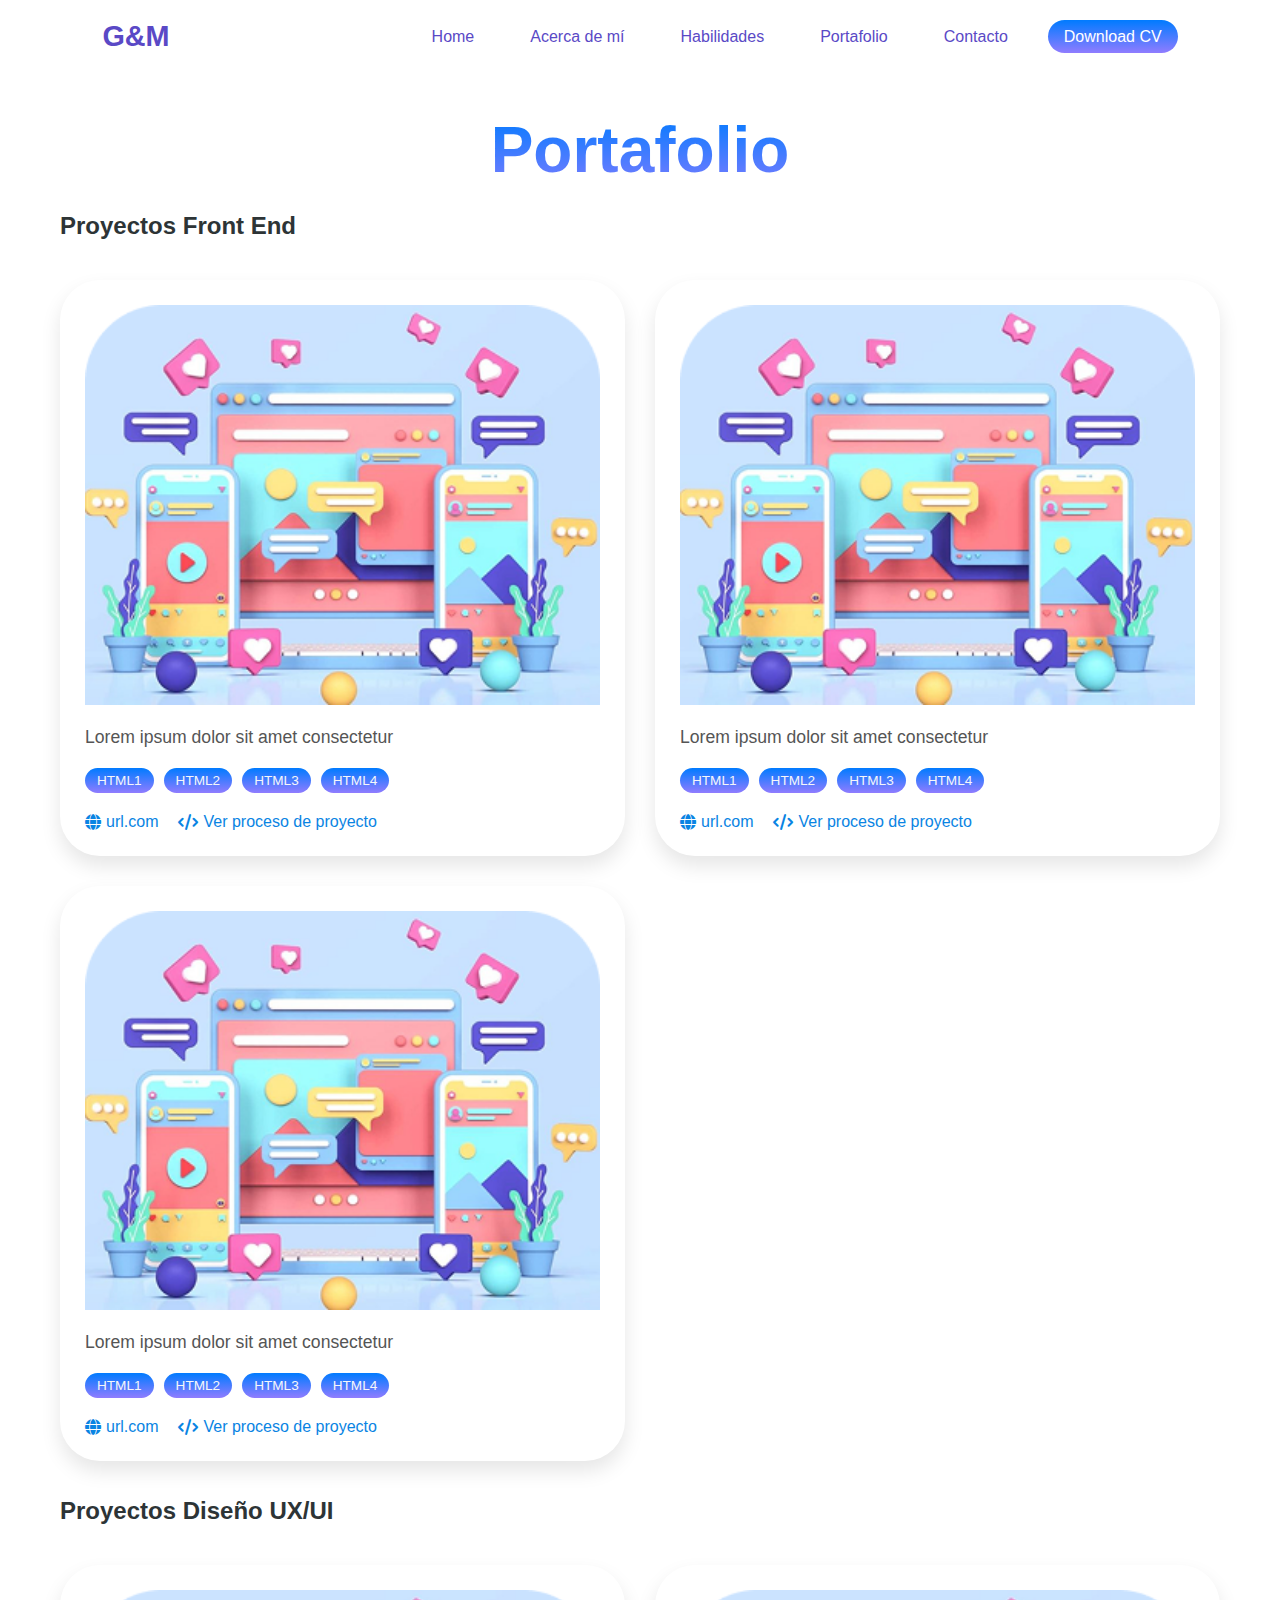
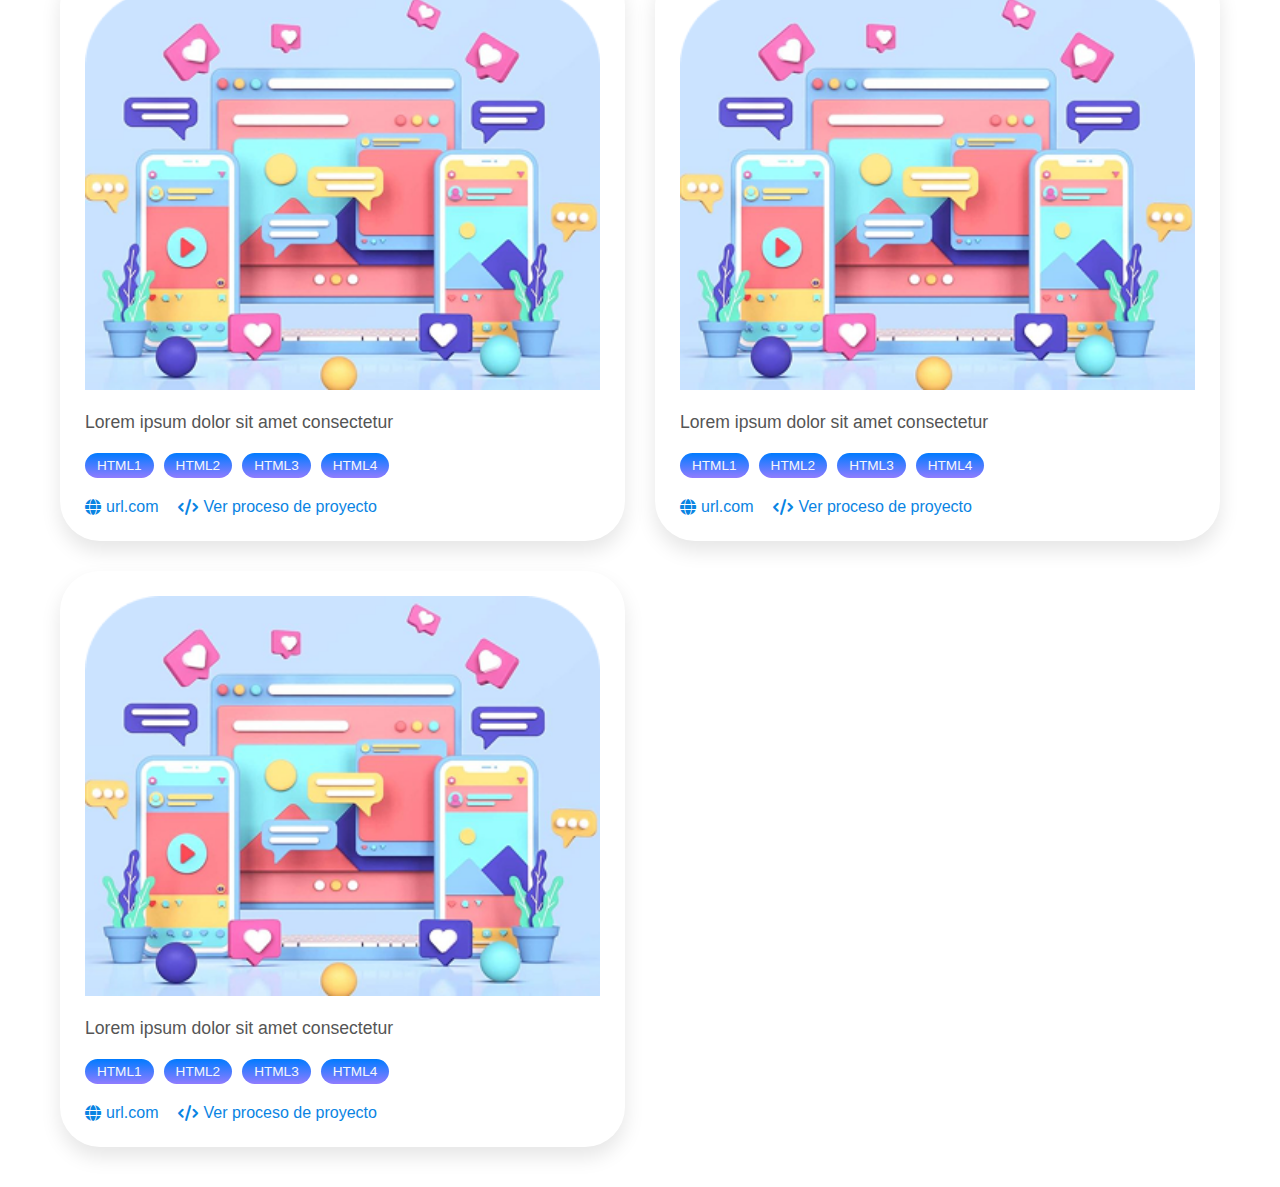
<file: PROYECTO FINAL/PAGES/portafolio.html>
<!DOCTYPE html>
<html lang="es">
<head>
    <meta charset="UTF-8">
    <meta name="viewport" content="width=device-width, initial-scale=1.0">
    <title>Portafolio Grace Magallanes</title>
    <meta name="description" content="Portafolio profesional">
    <meta name="keywords" content="HTML, CSS, JavaScript">
    <link rel="stylesheet" href="../CSS/style.css">
    <link rel="stylesheet" href="https://cdnjs.cloudflare.com/ajax/libs/font-awesome/6.0.0-beta3/css/all.min.css">
</head>
<body>
    <!--Estructura n°1-->
    <header>
        <nav class="navbar">
            <button class="hamburger-btn" aria-label="Menú">
                <span class="hamburger-icon"></span>
            </button>
            <div class="logo">G&M</div>
            <ul class="menu">
                <li><a href="../index.html" class="active">Home</a></li>
                <li><a href="Acercademi.html">Acerca de mí</a></li>
                <li><a href="habilidades.html">Habilidades</a></li>
                <li><a href="portafolio.html">Portafolio</a></li>
                <li><a href="contacto.html">Contacto</a></li>
                <li><a href="" class="btn-cv">Download CV</a></li>
            </ul>
        </nav>
    </header>
    <!--Estructura n°2-->
    <section class="portfolio">
        <div class="container">
            <h1 class="por">Portafolio</h1>
            <h2 class="proyectFr">Proyectos Front End</h2>
            <div class="projects-grid">
                <!-- Proyecto 1 -->
                <div class="project-card">
                    <div class="project-content">
                        <img src="../IMAGENES/Rectangle 4.png" alt="">
                        <br>
                        <br>
                        <p class="project-description">Lorem ipsum dolor sit amet consectetur</p>
                        <div class="tech-tags">
                            <span>HTML1</span>
                            <span>HTML2</span>
                            <span>HTML3</span>
                            <span>HTML4</span>
                        </div>
                        <div class="project-links">
                            <div class="url">
                                <a href="#" target="_blank"><i class="fas fa-globe"></i>url.com</a>
                            </div>
                            <div class="ver">
                                <a href="#" target="_blank"><i class="fas fa-code"></i>Ver proceso de proyecto</a>
                            </div>
                        </div>
                    </div>
                </div>
                <div class="project-card">
                    <div class="project-content">
                        <img src="../IMAGENES/Rectangle 4.png" alt="">
                        <br>
                        <br>
                        <p class="project-description">Lorem ipsum dolor sit amet consectetur</p>
                        <div class="tech-tags">
                            <span>HTML1</span>
                            <span>HTML2</span>
                            <span>HTML3</span>
                            <span>HTML4</span>
                        </div>
                        <div class="project-links">
                            <div class="url">
                                <a href="#" target="_blank"><i class="fas fa-globe"></i>url.com</a>
                            </div>
                            <div class="ver">
                                <a href="#" target="_blank"><i class="fas fa-code"></i>Ver proceso de proyecto</a>
                            </div>
                        </div>
                    </div>
                </div>
                <div class="project-card">
                    <div class="project-content">
                        <img src="../IMAGENES/Rectangle 4.png" alt="">
                        <br>
                        <br>
                        <p class="project-description">Lorem ipsum dolor sit amet consectetur</p>
                        <div class="tech-tags">
                            <span>HTML1</span>
                            <span>HTML2</span>
                            <span>HTML3</span>
                            <span>HTML4</span>
                        </div>
                        <div class="project-links">
                            <div class="url">
                                <a href="#" target="_blank"><i class="fas fa-globe"></i>url.com</a>
                            </div>
                            <div class="ver">
                                <a href="#" target="_blank"><i class="fas fa-code"></i>Ver proceso de proyecto</a>
                            </div>
                        </div>
                    </div>
                </div>
                
            </div>
            <br>
            <br>
            <h2 class="proyectFr">Proyectos Diseño UX/UI</h2>
            <div class="projects-grid">
                <!-- Proyecto 1 -->
                <div class="project-card">
                    <div class="project-content">
                        <img src="../IMAGENES/Rectangle 4.png" alt="">
                        <br>
                        <br>
                        <p class="project-description">Lorem ipsum dolor sit amet consectetur</p>
                        <div class="tech-tags">
                            <span>HTML1</span>
                            <span>HTML2</span>
                            <span>HTML3</span>
                            <span>HTML4</span>
                        </div>
                        <div class="project-links">
                            <div class="url">
                                <a href="#" target="_blank"><i class="fas fa-globe"></i>url.com</a>
                            </div>
                            <div class="ver">
                                <a href="#" target="_blank"><i class="fas fa-code"></i>Ver proceso de proyecto</a>
                            </div>
                        </div>
                    </div>
                </div>
                <div class="project-card">
                    <div class="project-content">
                        <img src="../IMAGENES/Rectangle 4.png" alt="">
                        <br>
                        <br>
                        <p class="project-description">Lorem ipsum dolor sit amet consectetur</p>
                        <div class="tech-tags">
                            <span>HTML1</span>
                            <span>HTML2</span>
                            <span>HTML3</span>
                            <span>HTML4</span>
                        </div>
                        <div class="project-links">
                            <div class="url">
                                <a href="#" target="_blank"><i class="fas fa-globe"></i>url.com</a>
                            </div>
                            <div class="ver">
                                <a href="#" target="_blank"><i class="fas fa-code"></i>Ver proceso de proyecto</a>
                            </div>
                        </div>
                    </div>
                </div>
                <div class="project-card">
                    <div class="project-content">
                        <img src="../IMAGENES/Rectangle 4.png" alt="">
                        <br>
                        <br>
                        <p class="project-description">Lorem ipsum dolor sit amet consectetur</p>
                        <div class="tech-tags">
                            <span>HTML1</span>
                            <span>HTML2</span>
                            <span>HTML3</span>
                            <span>HTML4</span>
                        </div>
                        <div class="project-links">
                            <div class="url">
                                <a href="#" target="_blank"><i class="fas fa-globe"></i>url.com</a>
                            </div>
                            <div class="ver">
                                <a href="#" target="_blank"><i class="fas fa-code"></i>Ver proceso de proyecto</a>
                            </div>
                        </div>
                    </div>
                </div>
                
            </div>
        </div>
    </section>
    <script>
        document.addEventListener('DOMContentLoaded', function() {
            const hamburgerBtn = document.querySelector('.hamburger-btn');
            const menu = document.querySelector('.menu');

            hamburgerBtn.addEventListener('click', function() {
                this.classList.toggle('active');
                menu.classList.toggle('active');
            });
        });
    </script>
</body>
</html>
</file>
<file: CSS/style.css>
* {
  margin: 0;
  padding: 0;
  box-sizing: border-box;
  font-family: "Montserrat", sans-serif;
}

body {
  color: #2d3436;
  line-height: 1.6;
}

.btn, .btn-cv {
  padding: 12px 25px;
  border: none;
  border-radius: 6px;
  font-size: 1rem;
  font-weight: 600;
  cursor: pointer;
  transition: all 0.3s ease;
  display: inline-flex;
  align-items: center;
  justify-content: center;
  gap: 8px;
  position: relative;
  overflow: hidden;
}
.btn::after, .btn-cv::after {
  content: "";
  position: absolute;
  width: 100%;
  height: 100%;
  top: 0;
  left: 0;
  background: rgba(255, 255, 255, 0.1);
  opacity: 0;
  transition: opacity 0.3s ease;
}
.btn:hover::after, .btn-cv:hover::after {
  opacity: 1;
}
.btn i, .btn-cv i {
  font-size: 1.2rem;
}
.btn-primary, .btn-submit {
  background: linear-gradient(to right, #6A5ACD, #007BFF);
  color: white;
  box-shadow: 0 4px 6px rgba(0, 0, 0, 0.1);
}
.btn-primary:hover, .btn-submit:hover {
  transform: translateY(-2px);
  box-shadow: 0 6px 12px rgba(0, 0, 0, 0.15);
}
.btn-secondary {
  background: white;
  color: #0984e3;
  border: 2px solid #0984e3;
}
.btn-secondary:hover {
  background: #0984e3;
  color: white;
}
.btn-submit {
  background: linear-gradient(180deg, rgb(0, 123, 255) 0%, rgb(144, 124, 255) 100%);
  padding: 14px 28px;
  font-size: 1.1rem;
}
.btn-submit:hover {
  background: linear-gradient(180deg, rgb(0, 110.7, 229.5), rgb(88.3279069767, 70.4302325581, 199.0697674419));
}
.btn-cancel {
  background: #f5f6fa;
  color: #757575;
  border: 1px solid #e0e0e0;
}
.btn-cancel:hover {
  background: rgb(228, 230.7, 241.5);
}
.btn-cv {
  background: linear-gradient(180deg, rgb(0, 123, 255) 0%, rgb(144, 124, 255) 100%);
  border-radius: 30px;
  padding: 0.8rem 1.8rem !important;
  color: white !important;
  font-weight: 600;
  letter-spacing: 0.5px;
  text-transform: uppercase;
  box-shadow: 0 4px 15px rgba(106, 90, 205, 0.3);
}
.btn-cv:hover {
  transform: translateY(-3px);
  box-shadow: 0 6px 20px rgba(106, 90, 205, 0.4);
}
.btn-sm {
  padding: 8px 16px;
  font-size: 0.9rem;
}
.btn-lg {
  padding: 16px 32px;
  font-size: 1.2rem;
}
.btn:disabled, .btn-cv:disabled {
  opacity: 0.6;
  cursor: not-allowed;
}

.hero {
  width: 100%;
  display: flex;
  justify-content: center;
  align-items: center;
  background-repeat: no-repeat;
  padding: 0 60px;
}
.hero-text {
  width: 50%;
}
.hero-text h1 {
  font-size: 4.2rem;
}
.hero-text p {
  padding: 10px 0;
  font-size: 1.2rem;
  margin-top: 10px;
}
.hero-image {
  display: flex;
  justify-content: center;
  align-items: center;
  height: 800px;
}
.hero-image img {
  max-width: 100%;
  max-height: 100%;
}
@media (max-width: 767px) {
  .hero {
    flex-direction: column-reverse;
    padding: 30px 5%;
    text-align: center;
  }
  .hero-text {
    width: 100%;
  }
  .hero-text h1 {
    font-size: 2rem;
    line-height: 1.2;
  }
  .hero-image {
    height: 300px;
    margin-bottom: 30px;
  }
}

.navbar {
  display: flex;
  justify-content: space-between;
  align-items: center;
  padding: 1rem 2rem;
  position: relative;
}
.navbar .menu {
  display: flex;
  list-style: none;
  margin-left: auto;
}
.navbar .menu li {
  margin-right: 1.5rem;
}
.navbar .menu li:last-child {
  margin-right: 0;
}
.navbar .menu a {
  color: #5a49c6;
  text-decoration: none;
  font-weight: 500;
  padding: 0.5rem 1rem;
  transition: all 0.3s ease;
}
.navbar .menu a:hover {
  color: #3498db;
  font-weight: 700;
}
.navbar .logo {
  color: #5a49c6;
  font-size: 1.8rem;
  font-weight: bold;
  order: -1;
}
.navbar .btn-cv {
  background: linear-gradient(180deg, rgb(0, 123, 255) 0%, rgb(144, 124, 255) 100%);
  border-radius: 30px;
  padding: 0.5rem 1rem !important;
  color: white !important;
}
.navbar .btn-cv:hover {
  background-color: #2980b9;
}
@media (max-width: 767px) {
  .navbar {
    flex-wrap: wrap;
    padding: 1rem;
  }
  .navbar .hamburger-btn {
    display: block;
    order: 1;
    background: none;
    border: none;
    cursor: pointer;
    padding: 0.5rem;
  }
  .navbar .logo {
    order: 2;
    margin-left: auto;
  }
  .navbar .menu {
    display: none;
    flex-direction: column;
    width: 100%;
    order: 3;
    margin-top: 1rem;
    padding: 1rem 0;
    background-color: rgb(144, 124, 255);
    border-radius: 5px;
  }
  .navbar .menu.active {
    display: flex;
  }
  .navbar .menu li {
    margin: 0.5rem 0;
    text-align: center;
  }
  .navbar .menu a {
    color: white;
    display: block;
    padding: 0.8rem;
  }
}

.por {
  font-size: 4rem;
  font-weight: 700;
  margin-bottom: 10px;
  text-align: center;
  padding-bottom: 15px;
}

.projects-grid {
  display: grid;
  grid-template-columns: repeat(auto-fill, minmax(350px, 1fr));
  gap: 30px;
  margin-top: 40px;
}

.project-card {
  background: white;
  border-radius: 40px;
  overflow: hidden;
  box-shadow: 0 10px 20px rgba(0, 0, 0, 0.1);
  transition: transform 0.3s ease, box-shadow 0.3s ease;
  transition: all 0.3s ease;
}
.project-card:hover {
  transform: translateY(-3px);
  box-shadow: 0 5px 15px rgba(0, 0, 0, 0.2);
}
.project-card-content {
  padding: 25px;
}
.project-card-content img {
  width: 100%;
}

.tech-tags {
  display: flex;
  flex-wrap: wrap;
  gap: 10px;
  margin-bottom: 20px;
}
.tech-tags span {
  background: linear-gradient(180deg, rgb(0, 123, 255) 0%, rgb(144, 124, 255) 100%);
  padding: 5px 12px;
  border-radius: 20px;
  font-size: 0.85rem;
  font-weight: 600;
  color: #f5f6fa;
}

.about {
  width: 100%;
  height: 100%;
  display: flex;
  align-items: center;
  max-width: 1200px;
  margin: 80px auto;
  padding: 20px;
  gap: 50px;
}
.about-image {
  flex: 1;
}
.about-image img {
  max-width: 100%;
  height: auto;
  border-radius: 12px;
  box-shadow: 0 10px 20px rgba(0, 0, 0, 0.1);
}
.about-text {
  flex: 1;
  max-width: 600px;
  color: #2d3436;
}
.about-text p {
  font-size: 1.1rem;
  line-height: 1.6;
}
.about-link {
  display: block;
  color: #0984e3;
  text-decoration: none;
  margin-top: 20px;
}
.about-link:hover {
  text-decoration: underline;
}
.about-buttons {
  margin-top: 20px;
  display: flex;
  gap: 15px;
}
@media (max-width: 767px) {
  .about-buttons {
    flex-direction: column;
  }
}

.skills {
  display: flex;
  max-width: 1200px;
  margin: 0 auto;
  padding: 40px 20px;
  gap: 40px;
  align-items: center;
}
@media (max-width: 767px) {
  .skills {
    flex-direction: column;
  }
}
.skills-content {
  flex: 1;
  display: flex;
  flex-direction: column;
  gap: 30px;
}
.skills-title {
  flex: 1;
  display: flex;
  justify-content: center;
}

.skill-box {
  padding: 30px;
  border-radius: 12px;
  box-shadow: 0 5px 15px rgba(0, 0, 0, 0.1);
  transition: transform 0.3s ease, box-shadow 0.3s ease;
  transition: all 0.3s ease;
}
.skill-box:hover {
  transform: translateY(-3px);
  box-shadow: 0 5px 15px rgba(0, 0, 0, 0.2);
}
.skill-box h3 {
  font-size: 24px;
  margin-bottom: 20px;
  font-weight: 600;
  position: relative;
  padding-bottom: 10px;
}
.skill-box h3::after {
  content: "";
  position: absolute;
  bottom: 0;
  left: 0;
  width: 50px;
  height: 3px;
  background-color: rgba(255, 255, 255, 0.5);
}
.skill-box p {
  margin: 12px 0;
  font-size: 16px;
  line-height: 1.6;
}
.skill-box.ux-ui {
  background: linear-gradient(135deg, #4facfe, #00f2fe);
  color: white;
}
.skill-box.frontend {
  background: linear-gradient(135deg, #6e8efb, #a777e3);
  color: white;
}

.contact-section {
  background-color: white;
  border-radius: 10px;
  box-shadow: 0 5px 15px rgba(0, 0, 0, 0.1);
  padding: 40px 0;
}
.contact-section .section-title {
  font-size: 2.5rem;
  color: #2d3436;
  text-align: center;
  margin-bottom: 10px;
}
.contact-section .section-subtitle {
  text-align: center;
  color: #757575;
  margin-bottom: 40px;
  font-size: 1.1rem;
}

.contact-form {
  display: flex;
  flex-direction: column;
  gap: 25px;
}
.contact-form .form-group {
  display: flex;
  flex-direction: column;
  gap: 8px;
}
.contact-form .form-group label {
  font-weight: 600;
  color: #2d3436;
}
.contact-form .form-group input, .contact-form .form-group textarea {
  padding: 12px 15px;
  border: 1px solid #e0e0e0;
  border-radius: 6px;
  font-size: 1rem;
  transition: border 0.3s ease;
}
.contact-form .form-group input:focus, .contact-form .form-group textarea:focus {
  outline: none;
  border-color: #0984e3;
  box-shadow: 0 0 0 2px rgba(9, 132, 227, 0.2);
}
.contact-form .form-group textarea {
  min-height: 120px;
  resize: vertical;
}
.contact-form .form-buttons {
  display: flex;
  justify-content: flex-end;
  gap: 15px;
  margin-top: 20px;
}
@media (max-width: 767px) {
  .contact-form .form-buttons {
    flex-direction: column;
  }
}

footer {
  width: 100%;
  text-align: center;
  padding: 30px;
  background: linear-gradient(180deg, rgb(0, 123, 255) 0%, rgb(144, 124, 255) 100%);
  color: white;
}
footer p {
  font-weight: 600;
}

.proyectFr {
  font-size: 1.5rem;
  margin-bottom: 40px;
  color: #2d3436;
  text-align: left;
  font-weight: 600;
  position: relative;
}

.contact-info {
  color: #0984e3;
  text-decoration: none;
  display: block;
  margin-top: 10px;
}

.form-buttons {
  display: flex;
  gap: 15px;
  margin-top: 30px;
}
@media (max-width: 767px) {
  .form-buttons {
    flex-direction: column;
  }
}
.form-buttons .btn, .form-buttons .btn-cv {
  flex: 1;
}
.form-buttons .btn-submit {
  background: linear-gradient(180deg, rgb(0, 123, 255) 0%, rgb(144, 124, 255) 100%);
}
.form-buttons .btn-submit:hover {
  background: linear-gradient(to right, rgb(88.3279069767, 70.4302325581, 199.0697674419), rgb(0, 110.7, 229.5));
}
.form-buttons .btn-cancel {
  background: white;
  color: #757575;
  border: 1px solid #e0e0e0;
}
.form-buttons .btn-cancel:hover {
  background: #f5f6fa;
}

.checkbox-group .checkbox-label .checkmark {
  transition: all 0.3s ease;
}
.checkbox-group .checkbox-label .checkmark:after {
  transition: opacity 0.3s ease;
}
.checkbox-group .checkbox-label:hover .checkmark {
  border-color: #0984e3;
}

.container {
  max-width: 1200px;
  margin: 0 auto;
  padding: 40px 20px;
}

.social-icons {
  margin-top: 20px;
  display: flex;
  gap: 20px;
}
.social-icons a img {
  width: 40px;
  height: 40px;
  transition: transform 0.3s;
}
.social-icons a img:hover {
  transform: scale(1.1);
}

/*# sourceMappingURL=style.css.map */
</file>
<file: PROYECTO FINAL/CSS/style.css>
/* Reset básico */
:root {
    --primary-color: #2d3436;
    --secondary-color: #0984e3;
    --accent-color: #00cec9;
    --text-color: #2d3436;
    --light-bg: #f5f6fa;
    --card-shadow: 0 10px 20px rgba(0, 0, 0, 0.1);
    --medium-gray: #e0e0e0;
    --dark-gray: #757575;
    --error-color: #e74c3c;
    --success-color: #2ecc71;
    --box-shadow: 0 5px 15px rgba(0, 0, 0, 0.1);
}
* {
    margin: 0;
    padding: 0;
    box-sizing: border-box;
    font-family: "Montserrat", sans-serif;
}

body {
    color: var(--text-color);
}

/* Navbar */
.navbar {
    display: flex;
    justify-content: space-between;
    align-items: center;
    padding: 1rem 2rem;
    position: relative;
}

.menu {
    display: flex;
    list-style: none;
    margin-left: auto; /* Esto empuja el logo a la derecha */
}

.menu li {
    margin-right: 1.5rem;
}

.menu li:last-child {
    margin-right: 0;
}

.menu a {
    color: #5a49c6;
    text-decoration: none;
    font-weight: 500;
    padding: 0.5rem 1rem;
    transition: all 0.3s ease;
}

.menu a:hover {
    color: #3498db;
    font-weight: 700;
}


.logo {
    color: #5a49c6;
    font-size: 1.8rem;
    font-weight: bold;
    order: -1;
}

.btn-cv {
    background: linear-gradient(180deg,rgba(0, 123, 255, 1) 0%, rgba(144, 124, 255, 1) 100%);;
    border-radius: 30px;
    padding: 0.5rem 1rem !important;
    color: white !important;
}

.btn-cv:hover {
    background-color: #2980b9;
}

.hamburger-btn {
    display: none;
    background: none;
    border: none;
    cursor: pointer;
    padding: 0.5rem;
    order: 1; /* Coloca el botón hamburguesa a la izquierda */
}

.hamburger-icon {
    display: block;
    width: 25px;
    height: 3px;
    background-color: #5a49c6;
    position: relative;
    transition: all 0.3s ease;
}

.hamburger-icon::before,
.hamburger-icon::after {
    content: '';
    position: absolute;
    width: 25px;
    height: 3px;
    background-color: #5a49c6;
    transition: all 0.3s ease;
}

.hamburger-icon::before {
    top: -8px;
}

.hamburger-icon::after {
    top: 8px;
}


/* Hero Section */
.hero {
    width: 100%;
    display: flex;
    justify-content: center;
    align-items: center;
    background-repeat: no-repeat;
    padding: 0 60px;
}

.hero-text {
    width: 50%;
}

.hero-text h1 {
    font-size: 4.2rem;
}

.hero-text p {
    padding: 10px 0;
    font-size: 1.2rem;
    margin-top: 10px;
}

.contact-info {
    color: #007BFF;
    text-decoration: none;
    display: block;
    margin-top: 10px;
}

/* Social Icons */
.social-icons {
    margin-top: 20px;
    display: flex;
    gap: 20px;
}

.social-icons a img {
    width: 40px;
    height: 40px;
    transition: transform 0.3s;
}

.social-icons a img:hover {
    transform: scale(1.1);
}

.hero-image{
    display: flex;
    justify-content: center; 
    align-items: center; 
    height: 800px;
}
/* Hero Image */
.hero-image img {
    max-width: 100%;
    max-height: 100%;
}

.about {
    width: 100%;
    height: 100%;
    display: flex;
    align-items: center;
    max-width: 1200px;
    margin: 80px auto;
    padding: 20px;
    gap: 50px;
}
.about-image {
    flex: 1;
}

.about-image img {
    max-width: 100%;
    height: auto;
}

.about-text {
    flex: 1;
    max-width: 600px;
    color: #333;
}

.about-text p {
    font-size: 1.1rem;
    line-height: 1.6;
}

.about-link {
    display: block;
    color: #069AFC;
    text-decoration: none;
    margin-top: 20px;
}

.about-link:hover {
    text-decoration: underline;
}

.about-buttons {
    margin-top: 20px;
    display: flex;
    gap: 15px;
}

.btn-primary,
.btn-secondary {
    text-decoration: none;
    padding: 10px 20px;
    border-radius: 20px;
    font-weight: bold;
    display: inline-block;
    text-align: center;
    transition: 0.3s;
}

.btn-primary {
    background: linear-gradient(to right, #6A5ACD, #007BFF);
    color: white;
}

.btn-primary:hover {
    background: linear-gradient(to right, #5a49c6, #0056b3);
}

.btn-secondary {
    background: white;
    color: #007BFF;
    border: 2px solid #007BFF;
}

.btn-secondary:hover {
    background: #007BFF;
    color: white;
}

/*-------------------------------------------------------*/ 
/* Estilos generales */
.skills {
    display: flex;
    max-width: 1200px;
    margin: 0 auto;
    padding: 40px 20px;
    gap: 40px;
    align-items: center;
}

.skills-content {
    flex: 1;
    display: flex;
    flex-direction: column;
    gap: 30px;
}

.skill-box {
    padding: 30px;
    border-radius: 12px;
    box-shadow: 0 10px 30px rgba(0, 0, 0, 0.1);
    transition: transform 0.3s ease, box-shadow 0.3s ease;
}

.skill-box:hover {
    transform: translateY(-5px);
    box-shadow: 0 15px 35px rgba(0, 0, 0, 0.15);
}

.ux-ui {
    background: linear-gradient(135deg, #4facfe, #00f2fe);
    color: white;
}

.frontend {
    background: linear-gradient(135deg, #6e8efb, #a777e3);
    color: white;
}

.skill-box h3 {
    font-size: 24px;
    margin-bottom: 20px;
    font-weight: 600;
    position: relative;
    padding-bottom: 10px;
}

.skill-box h3::after {
    content: '';
    position: absolute;
    bottom: 0;
    left: 0;
    width: 50px;
    height: 3px;
    background-color: rgba(255, 255, 255, 0.5);
}

.skill-box p {
    margin: 12px 0;
    font-size: 16px;
    line-height: 1.6;
}

.skills-title {
    flex: 1;
    display: flex;
    justify-content: center;
}

.about-image img {
    max-width: 100%;
    height: auto;
    border-radius: 12px;
    box-shadow: 0 10px 30px rgba(0, 0, 0, 0.1);
}

/*.............................................*/

.por {
    font-size: 4rem;
    font-weight: 700;
    margin-bottom: 10px;
    background: linear-gradient(180deg,rgba(0, 123, 255, 1) 0%, rgba(144, 124, 255, 1) 100%);
    -webkit-background-clip: text;
    text-align: center;
    background-clip: text;
    color: transparent;
    padding-bottom: 15px;
}

.proyectFr {
    font-size: 1.5rem;
    margin-bottom: 40px;
    color: var(--primary-color);
    text-align: left;
    font-weight: 600;
    position: relative;
}
.container {
    max-width: 1200px;
    margin: 0 auto;
    padding: 40px 20px;
}

.projects-grid {
    display: grid;
    grid-template-columns: repeat(auto-fill, minmax(350px, 1fr));
    gap: 30px;
    margin-top: 40px;
}

/* Tarjetas de proyecto */
.project-card {
    background: white;
    border-radius: 40px;
    overflow: hidden;
    box-shadow: var(--card-shadow);
    transition: transform 0.3s ease, box-shadow 0.3s ease;
}

.project-card:hover {
    transform: translateY(-10px);
    box-shadow: 0 15px 30px rgba(0, 0, 0, 0.15);
}

.project-content {
    padding: 25px;
}

.project-content img{
    width: 100%;
}

.project-description {
    font-size: 1.1rem;
    margin-bottom: 20px;
    color: #555;
}

/* Tecnologías */
.tech-tags {
    display: flex;
    flex-wrap: wrap;
    gap: 10px;
    margin-bottom: 20px;
}

.tech-tags span {
    background: linear-gradient(180deg,rgba(0, 123, 255, 1) 0%, rgba(144, 124, 255, 1) 100%);
    padding: 5px 12px;
    border-radius: 20px;
    font-size: 0.85rem;
    font-weight: 600;
    color: var(--light-bg);
    font-weight: 100;
}

/* Enlaces del proyecto */
.project-links {
    display: flex;
    gap: 20px;
    margin-top: 15px;
}

.project-links a {
    display: flex;
    align-items: center;
    gap: 5px;
    color: var(--secondary-color);
    text-decoration: none;
    font-weight: 500;
    transition: color 0.3s ease;
}

.project-links a:hover {
    color: var(--accent-color);
}

.project-links i {
    font-size: 1rem;
}

/*------------------------------------*/

.container1 {
    max-width: 800px;
    margin: 0 auto;
    padding: 40px 20px;
}

/* Sección de contacto */
.contact-section {
    background-color: white;
    border-radius: 10px;
    box-shadow: var(--box-shadow);
    padding: 40px 0;
}

.section-title {
    font-size: 2.5rem;
    color: var(--primary-color);
    text-align: center;
    margin-bottom: 10px;
}

.section-subtitle {
    text-align: center;
    color: var(--dark-gray);
    margin-bottom: 40px;
    font-size: 1.1rem;
}

/* Formulario */
.contact-form {

    display: flex;
    flex-direction: column;
    gap: 25px;
    border: --;
}

.form-group {
    display: flex;
    flex-direction: column;
    gap: 8px;
}

.form-group label {
    font-weight: 600;
    color: var(--primary-color);
}

.required {
    color: var(--error-color);
    font-size: 0.9rem;
}

input[type="text"],
input[type="email"],
input[type="date"],
textarea {
    padding: 12px 15px;
    border: 1px solid var(--medium-gray);
    border-radius: 6px;
    font-size: 1rem;
    transition: border 0.3s ease;
}

input[type="text"]:focus,
input[type="email"]:focus,
input[type="date"]:focus,
textarea:focus {
    outline: none;
    border-color: var(--secondary-color);
    box-shadow: 0 0 0 2px rgba(9, 132, 227, 0.2);
}

textarea {
    min-height: 120px;
    resize: vertical;
}

/* Checkbox personalizado */
.checkbox-group {
    display: flex;
    flex-direction: column;
    gap: 12px;
    margin-top: 8px;
}

.checkbox-label {
    display: flex;
    align-items: center;
    position: relative;
    padding-left: 30px;
    cursor: pointer;
    user-select: none;
}

.checkbox-label input {
    position: absolute;
    opacity: 0;
    cursor: pointer;
    height: 0;
    width: 0;
}

.checkmark {
    position: absolute;
    left: 0;
    top: 2px;
    height: 20px;
    width: 20px;
    background-color: white;
    border: 1px solid var(--medium-gray);
    border-radius: 4px;
    transition: all 0.3s ease;
}

.checkbox-label:hover input ~ .checkmark {
    border-color: var(--secondary-color);
}

.checkbox-label input:checked ~ .checkmark {
    background-color: var(--secondary-color);
    border-color: var(--secondary-color);
}

.checkmark:after {
    content: "";
    position: absolute;
    display: none;
}

.checkbox-label input:checked ~ .checkmark:after {
    display: block;
}

.checkbox-label .checkmark:after {
    left: 7px;
    top: 3px;
    width: 5px;
    height: 10px;
    border: solid white;
    border-width: 0 2px 2px 0;
    transform: rotate(45deg);
}

/* Subida de archivos */
.file-upload {
    margin-top: 15px;
}

.file-input-label {
    display: flex;
    align-items: center;
    gap: 10px;
    padding: 12px 15px;
    background-color: var(--light-gray);
    border: 1px dashed var(--medium-gray);
    border-radius: 6px;
    cursor: pointer;
    transition: all 0.3s ease;
}

.file-input-label:hover {
    background-color: #e8f4fd;
    border-color: var(--secondary-color);
}

.file-input-label i {
    color: var(--secondary-color);
}

input[type="file"] {
    display: none;
}

/* Botones */
.form-buttons {
    display: flex;
    justify-content: flex-end;
    gap: 15px;
    margin-top: 20px;
}

.btn {
    padding: 12px 25px;
    border: none;
    border-radius: 6px;
    font-size: 1rem;
    font-weight: 600;
    cursor: pointer;
    transition: all 0.3s ease;
}

.cancel-btn {
    background-color: var(--light-gray);
    color: var(--dark-gray);
}

.cancel-btn:hover {
    background-color: #e0e0e0;
}

.submit-btn {
    background-color: var(--secondary-color);
    color: white;
}

.submit-btn:hover {
    background-color: #0a7ac4;
    transform: translateY(-2px);
    box-shadow: 0 4px 8px rgba(9, 132, 227, 0.3);
}


/* Footer */
footer {
    width: 100%;
    bottom: 0;
    text-align: center;
    padding: 30px;
    background: linear-gradient(180deg,rgba(0, 123, 255, 1) 0%, rgba(144, 124, 255, 1) 100%);
    color: white;
}

footer p{
    font-weight: 600;
}


@media (min-width: 768px) {
    .navbar {
        flex-wrap: nowrap; /* Elementos en línea */
        padding: 20px 8%;
    }
    
    .menu {
        width: auto; /* Ancho automático */
        margin-top: 0; /* Sin margen superior */
        justify-content: flex-end; /* Alineado a la derecha */
    }
    
    .btn-cv {
        margin-top: 0; /* Sin margen superior */
    }
    
    .hero {
        flex-direction: row; /* Disposición horizontal */
        text-align: left; /* Alineación izquierda */
        padding: 60px 8%; /* Padding aumentado */
    }
    
    .hero-text {
        width: 50%; /* Mitad del ancho */
        margin-bottom: 0; /* Sin margen inferior */
    }
    
    .hero-text h1 {
        font-size: 3rem; /* Tamaño aumentado */
    }
    
    .social-icons {
        justify-content: flex-start; /* Alineado izquierda */
    }
    
    .about {
        flex-direction: row; /* Disposición horizontal */
        gap: 50px; /* Espaciado aumentado */
    }
    
    .about-buttons {
        flex-direction: row; /* Botones en línea */
    }
    
    .projects-grid {
        grid-template-columns: repeat(2, 1fr); /* 2 columnas */
    }
    
    .form-buttons {
        flex-direction: row; /* Botones en línea */
    }
}

/* ============ MEDIA QUERY PARA MÓVIL (hasta 767px) ============ */
@media (max-width: 767px) {
    /**/
    .navbar {
        flex-wrap: wrap;
        padding: 1rem;
    }

    .hamburger-btn {
        display: block;
        order: 1;
    }

    .logo {
        order: 2;
        margin-left: auto;
    }

    .menu {
        display: none;
        flex-direction: column;
        width: 100%;
        order: 3;
        margin-top: 1rem;
        padding: 1rem 0;
        background-color: rgba(144, 124, 255, 1);
        border-radius: 5px;
    }

    .menu.active {
        display: flex;
    }

    .menu li {
        margin: 0.5rem 0;
        text-align: center;
    }

    .menu a {
        display: block;
        padding: 0.8rem;
        color: white
    }

    .hamburger-btn.active .hamburger-icon {
        background-color: transparent;
    }

    .hamburger-btn.active .hamburger-icon::before {
        transform: rotate(45deg);
        top: 0;
    }

    .hamburger-btn.active .hamburger-icon::after {
        transform: rotate(-45deg);
        top: 0;
    }
    /* HERO */
    .hero {
        flex-direction: column-reverse; /* Imagen arriba en móvil */
        padding: 30px 5%;
        text-align: center;
    }
    
    .hero-text {
        width: 100%;
    }
    
    .hero-text h1 {
        font-size: 2rem;
        line-height: 1.2;
    }
    
    .hero-image {
        height: 300px;
        margin-bottom: 30px;
    }
    
    /* ABOUT */
    .about {
        flex-direction: column;
        margin: 30px auto;
        gap: 20px;
    }
    
    .about-buttons {
        flex-direction: column;
    }
    
    /* SKILLS */
    .skills {
        flex-direction: column;
        gap: 20px;
    }
    
    .skills-title {
        margin-bottom: 20px;
    }
    
    /* PORTFOLIO */
    .por {
        font-size: 2rem;
    }
    
    .projects-grid {
        grid-template-columns: 1fr;
    }
    
    /* CONTACT */
    .contact-form {
        padding: 0 10px;
    }
    
    .form-buttons {
        flex-direction: column;
    }
    
    .btn {
        width: 100%;
    }
    
/* Ajustes adicionales para móviles pequeños (hasta 480px) */
    @media (max-width: 480px) {
        .hero-text h1 {
            font-size: 1.8rem;
        }
        
        .skill-box {
            padding: 15px;
        }
        
        .project-card {
            border-radius: 15px;
        }
    }
}
</file>
